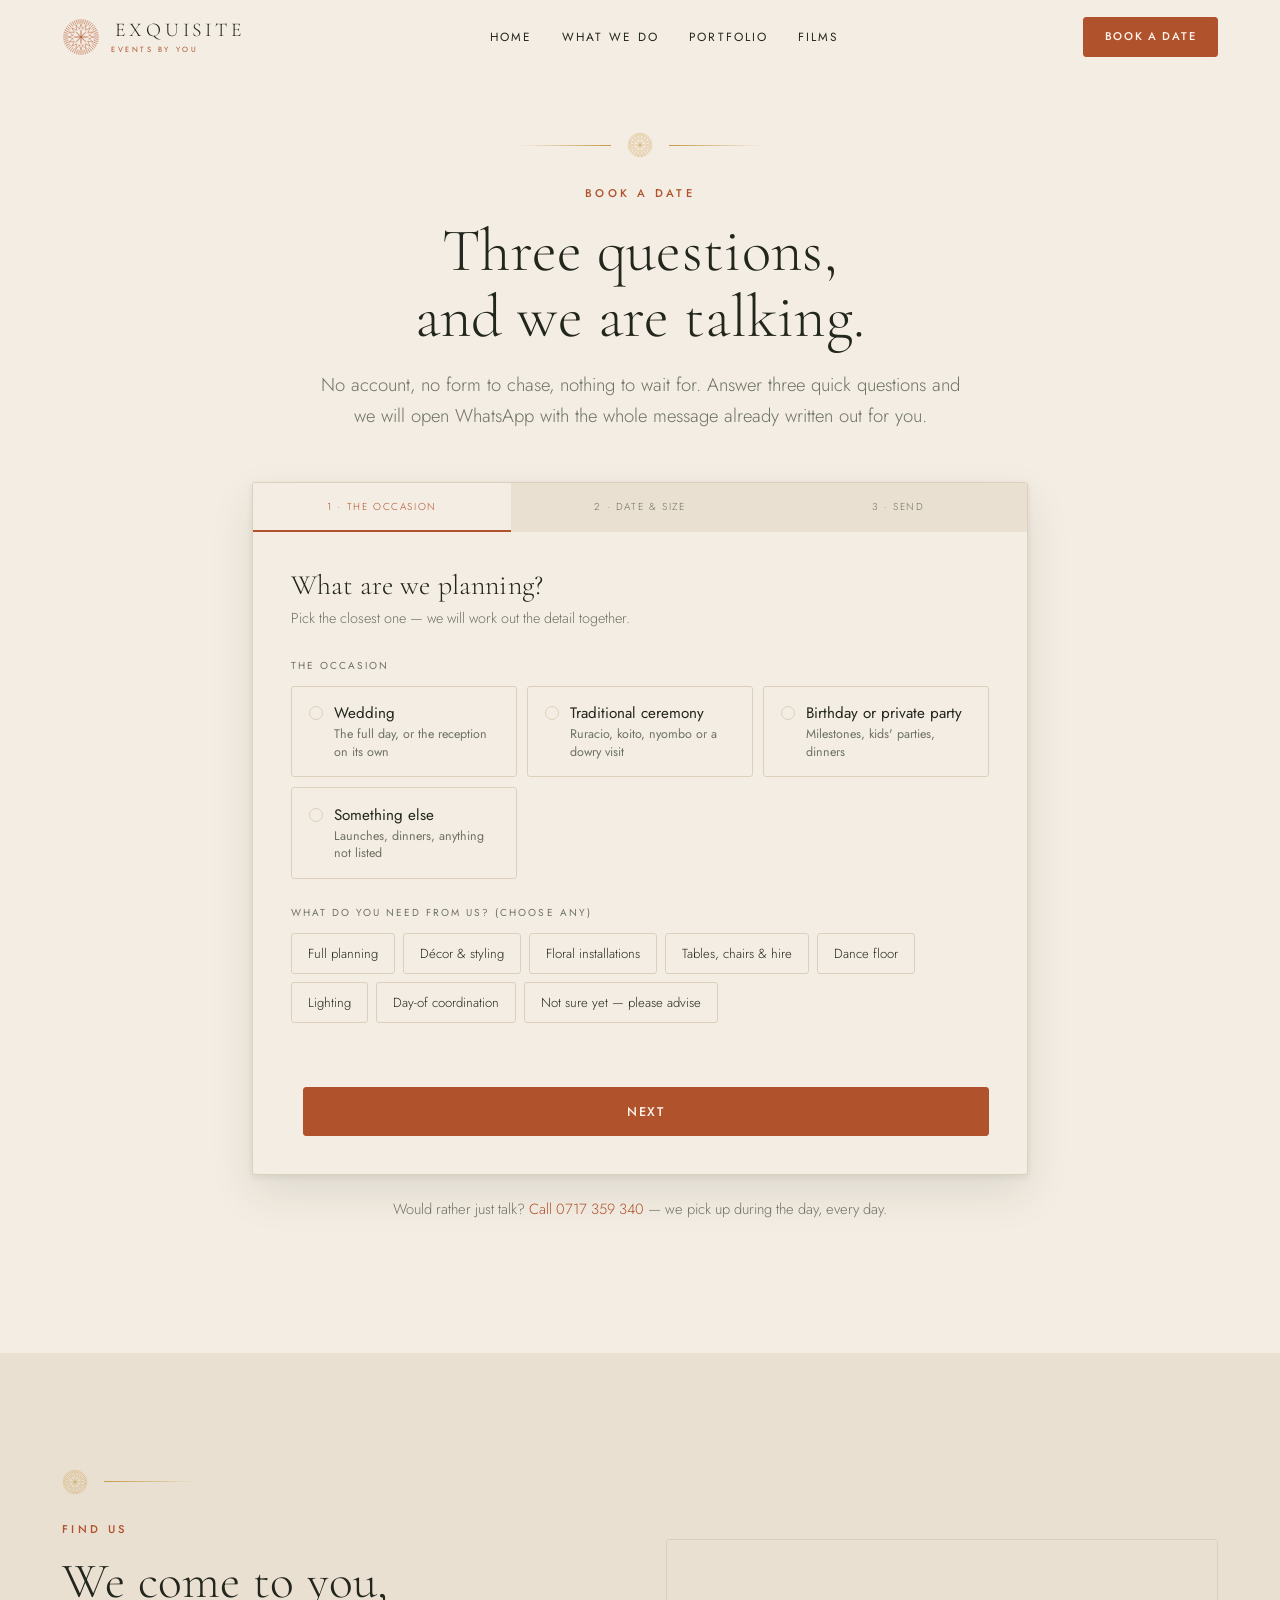
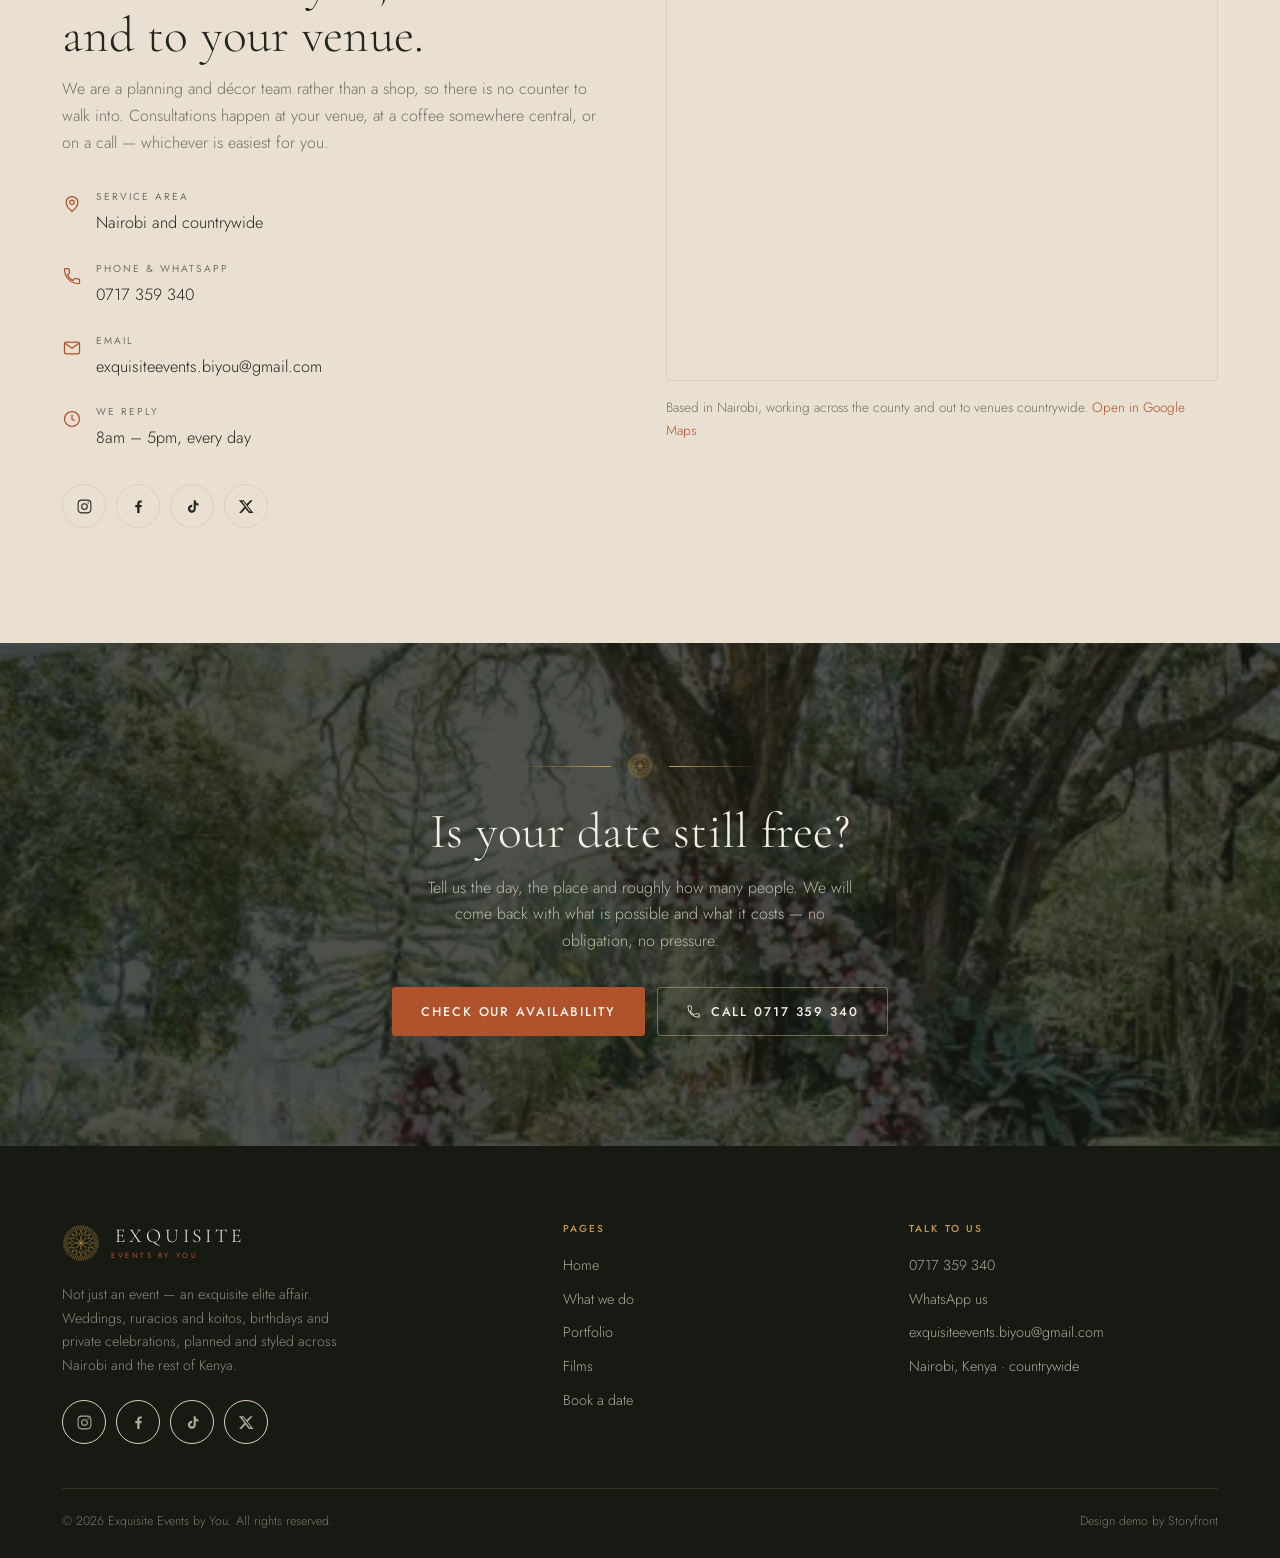
<file: contact.html>
<!doctype html>
<html lang="en">
<head>
<!-- Exquisite Events by You - Storyfront demo build, Aug 2026.
     Palette + Kiondo Rose mark are original work derived from the client's own
     photographs; there was no existing logo. Contact details verified against
     their Facebook, Instagram, TikTok and X profiles. -->
<meta charset="utf-8">
<meta name="viewport" content="width=device-width, initial-scale=1">
<title>Book a date | Exquisite Events by You</title>
<meta name="description" content="Check whether your date is free. Three quick questions and we open WhatsApp with your enquiry already written out. Nairobi wedding and event planners.">
<meta name="theme-color" content="#B0522C">
<link rel="canonical" href="https://ignatius-kimeu.github.io/storyfront-exquisite-events/contact.html">
<link rel="icon" href="favicon.ico" sizes="any">
<link rel="icon" href="favicon.svg" type="image/svg+xml">
<link rel="apple-touch-icon" href="apple-touch-icon.png">
<meta property="og:type" content="website">
<meta property="og:site_name" content="Exquisite Events by You">
<meta property="og:title" content="Book a date | Exquisite Events by You">
<meta property="og:description" content="Check whether your date is free. Three quick questions and we open WhatsApp with your enquiry already written out. Nairobi wedding and event planners.">
<meta property="og:url" content="https://ignatius-kimeu.github.io/storyfront-exquisite-events/contact.html">
<meta property="og:image" content="https://ignatius-kimeu.github.io/storyfront-exquisite-events/og-image.jpg">
<meta property="og:image:width" content="1200">
<meta property="og:image:height" content="630">
<meta name="twitter:card" content="summary_large_image">
<meta name="twitter:title" content="Book a date | Exquisite Events by You">
<meta name="twitter:description" content="Check whether your date is free. Three quick questions and we open WhatsApp with your enquiry already written out. Nairobi wedding and event planners.">
<meta name="twitter:image" content="https://ignatius-kimeu.github.io/storyfront-exquisite-events/og-image.jpg">
<link rel="preconnect" href="https://fonts.googleapis.com">
<link rel="preconnect" href="https://fonts.gstatic.com" crossorigin>
<link rel="stylesheet" href="https://fonts.googleapis.com/css2?family=Cormorant+Garamond:ital,wght@0,300;0,400;1,300;1,400&family=Jost:wght@300;400;500&display=swap">
<link rel="stylesheet" href="assets/site.css">
</head>
<body>
<svg class="defs" aria-hidden="true" focusable="false"><symbol id="kiondo" viewBox="0 0 120 120"><circle cx="60" cy="60" r="55.4" fill="none" stroke="currentColor" stroke-width="1" opacity=".55"/><line x1="60" y1="15.5" x2="60" y2="6.5" stroke="currentColor" stroke-width="1.7" stroke-linecap="round"/><line x1="65.81" y1="15.88" x2="66.98" y2="6.96" stroke="currentColor" stroke-width="1.7" stroke-linecap="round"/><line x1="71.52" y1="17.02" x2="73.85" y2="8.32" stroke="currentColor" stroke-width="1.7" stroke-linecap="round"/><line x1="77.03" y1="18.89" x2="80.47" y2="10.57" stroke="currentColor" stroke-width="1.7" stroke-linecap="round"/><line x1="82.25" y1="21.46" x2="86.75" y2="13.67" stroke="currentColor" stroke-width="1.7" stroke-linecap="round"/><line x1="87.09" y1="24.7" x2="92.57" y2="17.56" stroke="currentColor" stroke-width="1.7" stroke-linecap="round"/><line x1="91.47" y1="28.53" x2="97.83" y2="22.17" stroke="currentColor" stroke-width="1.7" stroke-linecap="round"/><line x1="95.3" y1="32.91" x2="102.44" y2="27.43" stroke="currentColor" stroke-width="1.7" stroke-linecap="round"/><line x1="98.54" y1="37.75" x2="106.33" y2="33.25" stroke="currentColor" stroke-width="1.7" stroke-linecap="round"/><line x1="101.11" y1="42.97" x2="109.43" y2="39.53" stroke="currentColor" stroke-width="1.7" stroke-linecap="round"/><line x1="102.98" y1="48.48" x2="111.68" y2="46.15" stroke="currentColor" stroke-width="1.7" stroke-linecap="round"/><line x1="104.12" y1="54.19" x2="113.04" y2="53.02" stroke="currentColor" stroke-width="1.7" stroke-linecap="round"/><line x1="104.5" y1="60" x2="113.5" y2="60" stroke="currentColor" stroke-width="1.7" stroke-linecap="round"/><line x1="104.12" y1="65.81" x2="113.04" y2="66.98" stroke="currentColor" stroke-width="1.7" stroke-linecap="round"/><line x1="102.98" y1="71.52" x2="111.68" y2="73.85" stroke="currentColor" stroke-width="1.7" stroke-linecap="round"/><line x1="101.11" y1="77.03" x2="109.43" y2="80.47" stroke="currentColor" stroke-width="1.7" stroke-linecap="round"/><line x1="98.54" y1="82.25" x2="106.33" y2="86.75" stroke="currentColor" stroke-width="1.7" stroke-linecap="round"/><line x1="95.3" y1="87.09" x2="102.44" y2="92.57" stroke="currentColor" stroke-width="1.7" stroke-linecap="round"/><line x1="91.47" y1="91.47" x2="97.83" y2="97.83" stroke="currentColor" stroke-width="1.7" stroke-linecap="round"/><line x1="87.09" y1="95.3" x2="92.57" y2="102.44" stroke="currentColor" stroke-width="1.7" stroke-linecap="round"/><line x1="82.25" y1="98.54" x2="86.75" y2="106.33" stroke="currentColor" stroke-width="1.7" stroke-linecap="round"/><line x1="77.03" y1="101.11" x2="80.47" y2="109.43" stroke="currentColor" stroke-width="1.7" stroke-linecap="round"/><line x1="71.52" y1="102.98" x2="73.85" y2="111.68" stroke="currentColor" stroke-width="1.7" stroke-linecap="round"/><line x1="65.81" y1="104.12" x2="66.98" y2="113.04" stroke="currentColor" stroke-width="1.7" stroke-linecap="round"/><line x1="60" y1="104.5" x2="60" y2="113.5" stroke="currentColor" stroke-width="1.7" stroke-linecap="round"/><line x1="54.19" y1="104.12" x2="53.02" y2="113.04" stroke="currentColor" stroke-width="1.7" stroke-linecap="round"/><line x1="48.48" y1="102.98" x2="46.15" y2="111.68" stroke="currentColor" stroke-width="1.7" stroke-linecap="round"/><line x1="42.97" y1="101.11" x2="39.53" y2="109.43" stroke="currentColor" stroke-width="1.7" stroke-linecap="round"/><line x1="37.75" y1="98.54" x2="33.25" y2="106.33" stroke="currentColor" stroke-width="1.7" stroke-linecap="round"/><line x1="32.91" y1="95.3" x2="27.43" y2="102.44" stroke="currentColor" stroke-width="1.7" stroke-linecap="round"/><line x1="28.53" y1="91.47" x2="22.17" y2="97.83" stroke="currentColor" stroke-width="1.7" stroke-linecap="round"/><line x1="24.7" y1="87.09" x2="17.56" y2="92.57" stroke="currentColor" stroke-width="1.7" stroke-linecap="round"/><line x1="21.46" y1="82.25" x2="13.67" y2="86.75" stroke="currentColor" stroke-width="1.7" stroke-linecap="round"/><line x1="18.89" y1="77.03" x2="10.57" y2="80.47" stroke="currentColor" stroke-width="1.7" stroke-linecap="round"/><line x1="17.02" y1="71.52" x2="8.32" y2="73.85" stroke="currentColor" stroke-width="1.7" stroke-linecap="round"/><line x1="15.88" y1="65.81" x2="6.96" y2="66.98" stroke="currentColor" stroke-width="1.7" stroke-linecap="round"/><line x1="15.5" y1="60" x2="6.5" y2="60" stroke="currentColor" stroke-width="1.7" stroke-linecap="round"/><line x1="15.88" y1="54.19" x2="6.96" y2="53.02" stroke="currentColor" stroke-width="1.7" stroke-linecap="round"/><line x1="17.02" y1="48.48" x2="8.32" y2="46.15" stroke="currentColor" stroke-width="1.7" stroke-linecap="round"/><line x1="18.89" y1="42.97" x2="10.57" y2="39.53" stroke="currentColor" stroke-width="1.7" stroke-linecap="round"/><line x1="21.46" y1="37.75" x2="13.67" y2="33.25" stroke="currentColor" stroke-width="1.7" stroke-linecap="round"/><line x1="24.7" y1="32.91" x2="17.56" y2="27.43" stroke="currentColor" stroke-width="1.7" stroke-linecap="round"/><line x1="28.53" y1="28.53" x2="22.17" y2="22.17" stroke="currentColor" stroke-width="1.7" stroke-linecap="round"/><line x1="32.91" y1="24.7" x2="27.43" y2="17.56" stroke="currentColor" stroke-width="1.7" stroke-linecap="round"/><line x1="37.75" y1="21.46" x2="33.25" y2="13.67" stroke="currentColor" stroke-width="1.7" stroke-linecap="round"/><line x1="42.97" y1="18.89" x2="39.53" y2="10.57" stroke="currentColor" stroke-width="1.7" stroke-linecap="round"/><line x1="48.48" y1="17.02" x2="46.15" y2="8.32" stroke="currentColor" stroke-width="1.7" stroke-linecap="round"/><line x1="54.19" y1="15.88" x2="53.02" y2="6.96" stroke="currentColor" stroke-width="1.7" stroke-linecap="round"/><circle cx="60" cy="60" r="42.5" fill="none" stroke="currentColor" stroke-width="1" opacity=".55"/><path d="M55.51 32.87 L60 19.5 L64.49 32.87" fill="none" stroke="currentColor" stroke-width="1.5" stroke-linejoin="round" stroke-linecap="round"/><path d="M66.23 33.22 L75.5 22.58 L74.53 36.65" fill="none" stroke="currentColor" stroke-width="1.5" stroke-linejoin="round" stroke-linecap="round"/><path d="M76.01 37.64 L88.64 31.36 L82.36 43.99" fill="none" stroke="currentColor" stroke-width="1.5" stroke-linejoin="round" stroke-linecap="round"/><path d="M83.35 45.47 L97.42 44.5 L86.78 53.77" fill="none" stroke="currentColor" stroke-width="1.5" stroke-linejoin="round" stroke-linecap="round"/><path d="M87.13 55.51 L100.5 60 L87.13 64.49" fill="none" stroke="currentColor" stroke-width="1.5" stroke-linejoin="round" stroke-linecap="round"/><path d="M86.78 66.23 L97.42 75.5 L83.35 74.53" fill="none" stroke="currentColor" stroke-width="1.5" stroke-linejoin="round" stroke-linecap="round"/><path d="M82.36 76.01 L88.64 88.64 L76.01 82.36" fill="none" stroke="currentColor" stroke-width="1.5" stroke-linejoin="round" stroke-linecap="round"/><path d="M74.53 83.35 L75.5 97.42 L66.23 86.78" fill="none" stroke="currentColor" stroke-width="1.5" stroke-linejoin="round" stroke-linecap="round"/><path d="M64.49 87.13 L60 100.5 L55.51 87.13" fill="none" stroke="currentColor" stroke-width="1.5" stroke-linejoin="round" stroke-linecap="round"/><path d="M53.77 86.78 L44.5 97.42 L45.47 83.35" fill="none" stroke="currentColor" stroke-width="1.5" stroke-linejoin="round" stroke-linecap="round"/><path d="M43.99 82.36 L31.36 88.64 L37.64 76.01" fill="none" stroke="currentColor" stroke-width="1.5" stroke-linejoin="round" stroke-linecap="round"/><path d="M36.65 74.53 L22.58 75.5 L33.22 66.23" fill="none" stroke="currentColor" stroke-width="1.5" stroke-linejoin="round" stroke-linecap="round"/><path d="M32.87 64.49 L19.5 60 L32.87 55.51" fill="none" stroke="currentColor" stroke-width="1.5" stroke-linejoin="round" stroke-linecap="round"/><path d="M33.22 53.77 L22.58 44.5 L36.65 45.47" fill="none" stroke="currentColor" stroke-width="1.5" stroke-linejoin="round" stroke-linecap="round"/><path d="M37.64 43.99 L31.36 31.36 L43.99 37.64" fill="none" stroke="currentColor" stroke-width="1.5" stroke-linejoin="round" stroke-linecap="round"/><path d="M45.47 36.65 L44.5 22.58 L53.77 33.22" fill="none" stroke="currentColor" stroke-width="1.5" stroke-linejoin="round" stroke-linecap="round"/><circle cx="60" cy="60" r="25" fill="none" stroke="currentColor" stroke-width="1" opacity=".55"/><path d="M60 56.8 Q57.66 46.71 60 38.8 Q62.34 46.71 60 56.8 Z" fill="none" stroke="currentColor" stroke-width="1.4" stroke-linejoin="round"/><path d="M62.26 57.74 Q67.74 48.94 74.99 45.01 Q71.06 52.26 62.26 57.74 Z" fill="none" stroke="currentColor" stroke-width="1.4" stroke-linejoin="round"/><path d="M63.2 60 Q73.29 57.66 81.2 60 Q73.29 62.34 63.2 60 Z" fill="none" stroke="currentColor" stroke-width="1.4" stroke-linejoin="round"/><path d="M62.26 62.26 Q71.06 67.74 74.99 74.99 Q67.74 71.06 62.26 62.26 Z" fill="none" stroke="currentColor" stroke-width="1.4" stroke-linejoin="round"/><path d="M60 63.2 Q62.34 73.29 60 81.2 Q57.66 73.29 60 63.2 Z" fill="none" stroke="currentColor" stroke-width="1.4" stroke-linejoin="round"/><path d="M57.74 62.26 Q52.26 71.06 45.01 74.99 Q48.94 67.74 57.74 62.26 Z" fill="none" stroke="currentColor" stroke-width="1.4" stroke-linejoin="round"/><path d="M56.8 60 Q46.71 62.34 38.8 60 Q46.71 57.66 56.8 60 Z" fill="none" stroke="currentColor" stroke-width="1.4" stroke-linejoin="round"/><path d="M57.74 57.74 Q48.94 52.26 45.01 45.01 Q52.26 48.94 57.74 57.74 Z" fill="none" stroke="currentColor" stroke-width="1.4" stroke-linejoin="round"/><circle cx="60" cy="60" r="3.4" fill="currentColor"/></symbol></svg>
<div class="splash" id="splash"><div class="splash__in"><svg class="" width="74" height="74" aria-hidden="true" ><use href="#kiondo"/></svg><span class="splash__wm">EXQUISITE</span><span class="splash__sub">Events by You</span></div></div>
<header class="hdr" data-top="true" data-hidden="false">
  <div class="wrap hdr__in">
    <a class="brand" href="index.html"><svg class="" width="38" height="38" aria-hidden="true" ><use href="#kiondo"/></svg><span class="brand__t"><span class="brand__1">EXQUISITE</span><span class="brand__2">Events by You</span></span></a>
    <nav class="nav" aria-label="Main"><a href="index.html">Home</a><a href="services.html">What we do</a><a href="gallery.html">Portfolio</a><a href="films.html">Films</a></nav>
    <a class="btn btn--terra btn--desk" href="contact.html">Book a date</a>
    <button class="burger" type="button" aria-expanded="false" aria-controls="mnav" aria-label="Menu"><span></span></button>
  </div>
</header>
<nav class="mnav" id="mnav" aria-label="Mobile">
  <a href="index.html">Home</a><a href="services.html">What we do</a><a href="gallery.html">Portfolio</a><a href="films.html">Films</a><a href="contact.html" aria-current="page">Book a date</a>
  <a class="btn btn--terra" data-wa="Hello Exquisite Events by You 👋 I found you through your website. I would like to talk about planning an event."><svg viewBox="0 0 24 24" fill="currentColor" aria-hidden="true"><path d="M12.04 2C6.58 2 2.13 6.45 2.13 11.91c0 1.75.46 3.45 1.32 4.95L2 22l5.25-1.38a9.9 9.9 0 0 0 4.79 1.22h.01c5.46 0 9.91-4.45 9.91-9.91C21.96 6.45 17.5 2 12.04 2Zm5.8 14.16c-.24.68-1.42 1.32-1.95 1.36-.5.04-.97.22-3.28-.68-2.77-1.09-4.51-3.93-4.65-4.11-.13-.18-1.1-1.46-1.1-2.79 0-1.33.7-1.98.95-2.25.24-.27.53-.34.71-.34.18 0 .35 0 .51.01.16.01.38-.06.6.46.23.55.77 1.89.84 2.03.07.14.11.3.02.48-.09.18-.14.29-.27.45-.13.16-.28.35-.4.47-.13.13-.27.28-.12.55.15.27.66 1.09 1.42 1.76.97.87 1.79 1.14 2.06 1.27.27.14.42.11.58-.07.16-.18.67-.78.85-1.05.18-.27.36-.22.6-.13.24.09 1.55.73 1.81.86.27.13.45.2.51.31.07.11.07.63-.17 1.31Z"/></svg> Message us on WhatsApp</a>
  <p class="mnav__meta">Or call <a href="tel:+254717359340">0717 359 340</a></p>
</nav>

<section class="sec" style="padding-top:132px;padding-bottom:0">
  <div class="wrap wrap--narrow center">
    <div class="rv">
      <div class="rule"><svg class="" width="26" height="26" aria-hidden="true" ><use href="#kiondo"/></svg></div>
      <span class="kick">Book a date</span>
      <h1 style="font-size:clamp(2.2rem,6vw,3.8rem)">Three questions, and we are talking.</h1>
      <p class="lede" style="margin:1.2rem auto 0">No account, no form to chase, nothing to wait for. Answer three quick questions and we will open WhatsApp with the whole message already written out for you.</p>
    </div>
  </div>
</section>

<section class="sec" id="booking" style="padding-top:clamp(34px,4vw,52px)">
  <div class="wrap wrap--narrow">
    <div class="book rv" id="book">
      <div class="book__bar" aria-hidden="true">
        <div data-on="true">1 &middot; The occasion</div>
        <div>2 &middot; Date &amp; size</div>
        <div>3 &middot; Send</div>
      </div>
      <div class="book__body">

        <div class="step on">
          <h3>What are we planning?</h3>
          <p class="hint">Pick the closest one &mdash; we will work out the detail together.</p>
          <div class="field">
            <span class="flabel">The occasion</span>
            <div class="opts"><button type="button" class="opt" data-group="occasion" aria-pressed="false" data-value="Wedding (white wedding / reception)"><span class="dot"></span><span><b>Wedding</b><small>The full day, or the reception on its own</small></span></button><button type="button" class="opt" data-group="occasion" aria-pressed="false" data-value="Ruracio / Koito / Nyombo"><span class="dot"></span><span><b>Traditional ceremony</b><small>Ruracio, koito, nyombo or a dowry visit</small></span></button><button type="button" class="opt" data-group="occasion" aria-pressed="false" data-value="Birthday or private celebration"><span class="dot"></span><span><b>Birthday or private party</b><small>Milestones, kids' parties, dinners</small></span></button><button type="button" class="opt" data-group="occasion" aria-pressed="false" data-value="Corporate or other event"><span class="dot"></span><span><b>Something else</b><small>Launches, dinners, anything not listed</small></span></button></div>
          </div>
          <div class="field">
            <span class="flabel">What do you need from us? (choose any)</span>
            <div class="chips"><button type="button" class="chip" data-multi aria-pressed="false" data-value="Full planning">Full planning</button><button type="button" class="chip" data-multi aria-pressed="false" data-value="Décor &amp; styling">Décor &amp; styling</button><button type="button" class="chip" data-multi aria-pressed="false" data-value="Floral installations">Floral installations</button><button type="button" class="chip" data-multi aria-pressed="false" data-value="Tables, chairs &amp; hire">Tables, chairs &amp; hire</button><button type="button" class="chip" data-multi aria-pressed="false" data-value="Dance floor">Dance floor</button><button type="button" class="chip" data-multi aria-pressed="false" data-value="Lighting">Lighting</button><button type="button" class="chip" data-multi aria-pressed="false" data-value="Day-of coordination">Day-of coordination</button><button type="button" class="chip" data-multi aria-pressed="false" data-value="Not sure yet — please advise">Not sure yet — please advise</button></div>
          </div>
          <p class="err" role="alert"></p>
          <div class="book__nav"><span></span><button type="button" class="btn btn--terra" data-next>Next</button></div>
        </div>

        <div class="step">
          <h3>When, and how big?</h3>
          <p class="hint">A rough date is fine. If you are still deciding, pick the closest and say so at the end.</p>
          <div class="two">
            <div class="field">
              <label for="ee-date">Event date</label>
              <input type="date" id="ee-date">
            </div>
            <div class="field">
              <label for="ee-venue">Venue or area (optional)</label>
              <input type="text" id="ee-venue" placeholder="e.g. Karen, or a garden venue in Limuru">
            </div>
          </div>
          <div class="field">
            <span class="flabel">Roughly how many guests?</span>
            <div class="chips"><button type="button" class="chip" data-group="guests" aria-pressed="false" data-value="Under 100 guests">Under 100</button><button type="button" class="chip" data-group="guests" aria-pressed="false" data-value="100 – 200 guests">100 – 200</button><button type="button" class="chip" data-group="guests" aria-pressed="false" data-value="200 – 400 guests">200 – 400</button><button type="button" class="chip" data-group="guests" aria-pressed="false" data-value="400+ guests">400+</button><button type="button" class="chip" data-group="guests" aria-pressed="false" data-value="Not sure yet guests">Not sure yet</button></div>
          </div>
          <p class="err" role="alert"></p>
          <div class="book__nav">
            <button type="button" class="btn btn--ghost" data-back>Back</button>
            <button type="button" class="btn btn--terra" data-next>Next</button>
          </div>
        </div>

        <div class="step">
          <h3>Almost there.</h3>
          <p class="hint">Check it over, add your name, and we will open WhatsApp with the message ready to send.</p>
          <div class="summary">
            <dl>
              <dt>Occasion</dt><dd id="s-occasion">&mdash;</dd>
              <dt>You need</dt><dd id="s-services">&mdash;</dd>
              <dt>Date</dt><dd id="s-when">&mdash;</dd>
              <dt>Size</dt><dd id="s-scale">&mdash;</dd>
            </dl>
          </div>
          <div class="two">
            <div class="field"><label for="ee-name">Your name</label>
              <input type="text" id="ee-name" autocomplete="name" placeholder="e.g. Wanjiru"></div>
            <div class="field"><label for="ee-phone">Callback number (optional)</label>
              <input type="tel" id="ee-phone" autocomplete="tel" placeholder="07xx xxx xxx"></div>
          </div>
          <div class="field">
            <span class="flabel">Budget range (optional)</span>
            <div class="chips"><button type="button" class="chip" data-group="budget" aria-pressed="false" data-value="Still working it out">Still working it out</button><button type="button" class="chip" data-group="budget" aria-pressed="false" data-value="Modest — keep it tight">Modest — keep it tight</button><button type="button" class="chip" data-group="budget" aria-pressed="false" data-value="Mid range">Mid range</button><button type="button" class="chip" data-group="budget" aria-pressed="false" data-value="No real ceiling">No real ceiling</button></div>
          </div>
          <div class="field">
            <label for="ee-notes">Anything else we should know? (optional)</label>
            <textarea id="ee-notes" placeholder="Colours you love, a theme, the venue's rules, how many are on the committee&hellip;"></textarea>
          </div>
          <p class="err" role="alert"></p>
          <div class="book__nav">
            <button type="button" class="btn btn--ghost" data-back>Back</button>
            <button type="button" class="btn btn--terra" id="ee-send"><svg viewBox="0 0 24 24" fill="currentColor" aria-hidden="true"><path d="M12.04 2C6.58 2 2.13 6.45 2.13 11.91c0 1.75.46 3.45 1.32 4.95L2 22l5.25-1.38a9.9 9.9 0 0 0 4.79 1.22h.01c5.46 0 9.91-4.45 9.91-9.91C21.96 6.45 17.5 2 12.04 2Zm5.8 14.16c-.24.68-1.42 1.32-1.95 1.36-.5.04-.97.22-3.28-.68-2.77-1.09-4.51-3.93-4.65-4.11-.13-.18-1.1-1.46-1.1-2.79 0-1.33.7-1.98.95-2.25.24-.27.53-.34.71-.34.18 0 .35 0 .51.01.16.01.38-.06.6.46.23.55.77 1.89.84 2.03.07.14.11.3.02.48-.09.18-.14.29-.27.45-.13.16-.28.35-.4.47-.13.13-.27.28-.12.55.15.27.66 1.09 1.42 1.76.97.87 1.79 1.14 2.06 1.27.27.14.42.11.58-.07.16-.18.67-.78.85-1.05.18-.27.36-.22.6-.13.24.09 1.55.73 1.81.86.27.13.45.2.51.31.07.11.07.63-.17 1.31Z"/></svg> Send on WhatsApp</button>
          </div>
        </div>

      </div>
    </div>
    <p class="center rv" style="color:var(--muted);font-size:.92rem;margin-top:1.4rem">
      Would rather just talk? <a href="tel:+254717359340">Call 0717 359 340</a> &mdash; we pick up during the day, every day.
    </p>
  </div>
</section>

<section class="sec sec--bone2">
  <div class="wrap">
    <div class="split">
      <div class="rv">
        <div class="rule rule--start"><svg class="" width="26" height="26" aria-hidden="true" ><use href="#kiondo"/></svg></div>
        <span class="kick">Find us</span>
        <h2>We come to you, and to your venue.</h2>
        <p style="color:var(--muted)">We are a planning and d&eacute;cor team rather than a shop, so there is no counter to walk into. Consultations happen at your venue, at a coffee somewhere central, or on a call &mdash; whichever is easiest for you.</p>
        <div class="info" style="margin-top:2rem">
          <div class="info__row"><svg viewBox="0 0 24 24" fill="none" stroke="currentColor" stroke-width="1.5" aria-hidden="true"><path d="M12 21s7-5.6 7-11a7 7 0 1 0-14 0c0 5.4 7 11 7 11Z"/><circle cx="12" cy="10" r="2.6"/></svg><div><b>Service area</b><span>Nairobi and countrywide</span></div></div>
          <div class="info__row"><svg viewBox="0 0 24 24" fill="none" stroke="currentColor" stroke-width="1.5" aria-hidden="true"><path d="M6.6 10.8a15.1 15.1 0 0 0 6.6 6.6l2.2-2.2c.3-.3.7-.4 1-.2 1.2.4 2.4.6 3.6.6.6 0 1 .4 1 1V20c0 .6-.4 1-1 1A17 17 0 0 1 3 4c0-.6.4-1 1-1h3.5c.6 0 1 .4 1 1 0 1.3.2 2.5.6 3.6.1.4 0 .8-.2 1l-2.3 2.2Z"/></svg><div><b>Phone &amp; WhatsApp</b><a href="tel:+254717359340">0717 359 340</a></div></div>
          <div class="info__row"><svg viewBox="0 0 24 24" fill="none" stroke="currentColor" stroke-width="1.5" aria-hidden="true"><rect x="3" y="5" width="18" height="14" rx="2"/><path d="m3.6 6.4 8.4 6 8.4-6"/></svg><div><b>Email</b><a href="mailto:exquisiteevents.biyou@gmail.com">exquisiteevents.biyou@gmail.com</a></div></div>
          <div class="info__row"><svg viewBox="0 0 24 24" fill="none" stroke="currentColor" stroke-width="1.5" aria-hidden="true"><circle cx="12" cy="12" r="9"/><path d="M12 7v5.2l3.2 2"/></svg><div><b>We reply</b><span>8am &ndash; 5pm, every day</span></div></div>
        </div>
        <!-- Those hours come from a Kenyan business directory listing rather than
             from the client themselves, so worth confirming before it goes live. -->
        <div class="socials" style="margin-top:2rem">
          <a href="https://www.instagram.com/exquisiteevents.byyou/" target="_blank" rel="noopener" aria-label="Instagram"><svg viewBox="0 0 24 24" fill="none" stroke="currentColor" stroke-width="1.5" aria-hidden="true"><rect x="3" y="3" width="18" height="18" rx="5"/><circle cx="12" cy="12" r="4"/><circle cx="17.2" cy="6.8" r="1" fill="currentColor" stroke="none"/></svg></a>
          <a href="https://www.facebook.com/ExquisiteEventsbyYou" target="_blank" rel="noopener" aria-label="Facebook"><svg viewBox="0 0 24 24" fill="currentColor" aria-hidden="true"><path d="M13.5 21v-8h2.7l.4-3.1h-3.1V7.9c0-.9.25-1.5 1.55-1.5H16.7V3.6c-.3-.04-1.3-.13-2.45-.13-2.42 0-4.08 1.48-4.08 4.2v2.22H7.45V13h2.72v8h3.33Z"/></svg></a>
          <a href="https://www.tiktok.com/@exquisiteeventsbyyou" target="_blank" rel="noopener" aria-label="TikTok"><svg viewBox="0 0 24 24" fill="currentColor" aria-hidden="true"><path d="M16.6 3h-2.9v12.1a2.5 2.5 0 1 1-2.1-2.47V9.7a5.6 5.6 0 1 0 5.05 5.57V9.4a6.7 6.7 0 0 0 3.85 1.22V7.72A3.87 3.87 0 0 1 16.6 3Z"/></svg></a>
          <a href="https://x.com/Eventsbiyou" target="_blank" rel="noopener" aria-label="X"><svg viewBox="0 0 24 24" fill="currentColor" aria-hidden="true"><path d="M17.5 3h3.2l-7 8 8.2 10h-6.4l-5-6.1-5.7 6.1H1.6l7.5-8.6L1.2 3h6.6l4.5 5.6L17.5 3Zm-1.1 16.1h1.8L7.7 4.8H5.8l10.6 14.3Z"/></svg></a>
        </div>
      </div>
      <div class="rv" data-delay="90">
        <div class="mapwrap">
          <iframe src="https://www.google.com/maps?q=Nairobi,Kenya&amp;z=11&amp;output=embed"
            title="Nairobi, Kenya - our service area" loading="lazy"
            referrerpolicy="no-referrer-when-downgrade" allowfullscreen></iframe>
        </div>
        <p style="font-size:.85rem;color:var(--muted);margin-top:.9rem">
          Based in Nairobi, working across the county and out to venues countrywide.
          <a href="https://www.google.com/maps/search/Nairobi,+Kenya" target="_blank" rel="noopener">Open in Google Maps</a>
        </p>
      </div>
    </div>
  </div>
</section>

<section class="cta">
  <div class="cta__bg"><img src="images/g/009.webp" alt="" srcset="images/s/009.webp 460w, images/m/009.webp 620w, images/g/009.webp 820w" sizes="(max-width:760px) 46vw, 30vw" width="820" height="820" fetchpriority="high"></div>
  <div class="wrap cta__in rv">
    <div class="rule rule--onDark"><svg class="" width="26" height="26" aria-hidden="true" ><use href="#kiondo"/></svg></div>
    <h2>Is your date still free?</h2>
    <p>Tell us the day, the place and roughly how many people. We will come back with what is possible and what it costs &mdash; no obligation, no pressure.</p>
    <div class="cta__btns">
      <a class="btn btn--terra" href="contact.html">Check our availability</a>
      <a class="btn btn--onDark" href="tel:+254717359340"><svg viewBox="0 0 24 24" fill="none" stroke="currentColor" stroke-width="1.5" aria-hidden="true"><path d="M6.6 10.8a15.1 15.1 0 0 0 6.6 6.6l2.2-2.2c.3-.3.7-.4 1-.2 1.2.4 2.4.6 3.6.6.6 0 1 .4 1 1V20c0 .6-.4 1-1 1A17 17 0 0 1 3 4c0-.6.4-1 1-1h3.5c.6 0 1 .4 1 1 0 1.3.2 2.5.6 3.6.1.4 0 .8-.2 1l-2.3 2.2Z"/></svg> Call 0717 359 340</a>
    </div>
  </div>
</section>


<footer class="ftr">
  <div class="wrap">
    <div class="ftr__grid">
      <div>
        <a class="brand" href="index.html"><svg class="" width="38" height="38" aria-hidden="true" ><use href="#kiondo"/></svg><span class="brand__t"><span class="brand__1">EXQUISITE</span><span class="brand__2">Events by You</span></span></a>
        <p class="ftr__blurb">Not just an event &mdash; an exquisite elite affair. Weddings, ruracios and koitos, birthdays and private celebrations, planned and styled across Nairobi and the rest of Kenya.</p>
        <div class="socials" style="margin-top:1.4rem">
          <a href="https://www.instagram.com/exquisiteevents.byyou/" target="_blank" rel="noopener" aria-label="Instagram"><svg viewBox="0 0 24 24" fill="none" stroke="currentColor" stroke-width="1.5" aria-hidden="true"><rect x="3" y="3" width="18" height="18" rx="5"/><circle cx="12" cy="12" r="4"/><circle cx="17.2" cy="6.8" r="1" fill="currentColor" stroke="none"/></svg></a>
          <a href="https://www.facebook.com/ExquisiteEventsbyYou" target="_blank" rel="noopener" aria-label="Facebook"><svg viewBox="0 0 24 24" fill="currentColor" aria-hidden="true"><path d="M13.5 21v-8h2.7l.4-3.1h-3.1V7.9c0-.9.25-1.5 1.55-1.5H16.7V3.6c-.3-.04-1.3-.13-2.45-.13-2.42 0-4.08 1.48-4.08 4.2v2.22H7.45V13h2.72v8h3.33Z"/></svg></a>
          <a href="https://www.tiktok.com/@exquisiteeventsbyyou" target="_blank" rel="noopener" aria-label="TikTok"><svg viewBox="0 0 24 24" fill="currentColor" aria-hidden="true"><path d="M16.6 3h-2.9v12.1a2.5 2.5 0 1 1-2.1-2.47V9.7a5.6 5.6 0 1 0 5.05 5.57V9.4a6.7 6.7 0 0 0 3.85 1.22V7.72A3.87 3.87 0 0 1 16.6 3Z"/></svg></a>
          <a href="https://x.com/Eventsbiyou" target="_blank" rel="noopener" aria-label="X"><svg viewBox="0 0 24 24" fill="currentColor" aria-hidden="true"><path d="M17.5 3h3.2l-7 8 8.2 10h-6.4l-5-6.1-5.7 6.1H1.6l7.5-8.6L1.2 3h6.6l4.5 5.6L17.5 3Zm-1.1 16.1h1.8L7.7 4.8H5.8l10.6 14.3Z"/></svg></a>
        </div>
      </div>
      <div>
        <h4>Pages</h4>
        <ul><li><a href="index.html">Home</a></li><li><a href="services.html">What we do</a></li><li><a href="gallery.html">Portfolio</a></li><li><a href="films.html">Films</a></li><li><a href="contact.html">Book a date</a></li></ul>
      </div>
      <div>
        <h4>Talk to us</h4>
        <ul>
          <li><a href="tel:+254717359340">0717 359 340</a></li>
          <li><a data-wa="Hello Exquisite Events by You 👋 I found you through your website. I would like to talk about planning an event.">WhatsApp us</a></li>
          <li><a href="mailto:exquisiteevents.biyou@gmail.com">exquisiteevents.biyou@gmail.com</a></li>
          <li>Nairobi, Kenya &middot; countrywide</li>
        </ul>
      </div>
    </div>
    <div class="ftr__base">
      <span>&copy; <span data-year>2026</span> Exquisite Events by You. All rights reserved.</span>
      <span>Design demo by Storyfront</span>
    </div>
  </div>
</footer>
<a class="fab" data-wa="Hello Exquisite Events by You 👋 I found you through your website. I would like to talk about planning an event." aria-label="Message us on WhatsApp"><svg viewBox="0 0 24 24" fill="currentColor" aria-hidden="true"><path d="M12.04 2C6.58 2 2.13 6.45 2.13 11.91c0 1.75.46 3.45 1.32 4.95L2 22l5.25-1.38a9.9 9.9 0 0 0 4.79 1.22h.01c5.46 0 9.91-4.45 9.91-9.91C21.96 6.45 17.5 2 12.04 2Zm5.8 14.16c-.24.68-1.42 1.32-1.95 1.36-.5.04-.97.22-3.28-.68-2.77-1.09-4.51-3.93-4.65-4.11-.13-.18-1.1-1.46-1.1-2.79 0-1.33.7-1.98.95-2.25.24-.27.53-.34.71-.34.18 0 .35 0 .51.01.16.01.38-.06.6.46.23.55.77 1.89.84 2.03.07.14.11.3.02.48-.09.18-.14.29-.27.45-.13.16-.28.35-.4.47-.13.13-.27.28-.12.55.15.27.66 1.09 1.42 1.76.97.87 1.79 1.14 2.06 1.27.27.14.42.11.58-.07.16-.18.67-.78.85-1.05.18-.27.36-.22.6-.13.24.09 1.55.73 1.81.86.27.13.45.2.51.31.07.11.07.63-.17 1.31Z"/></svg></a>
<script src="assets/site.js"></script>
</body>
</html>
</file>
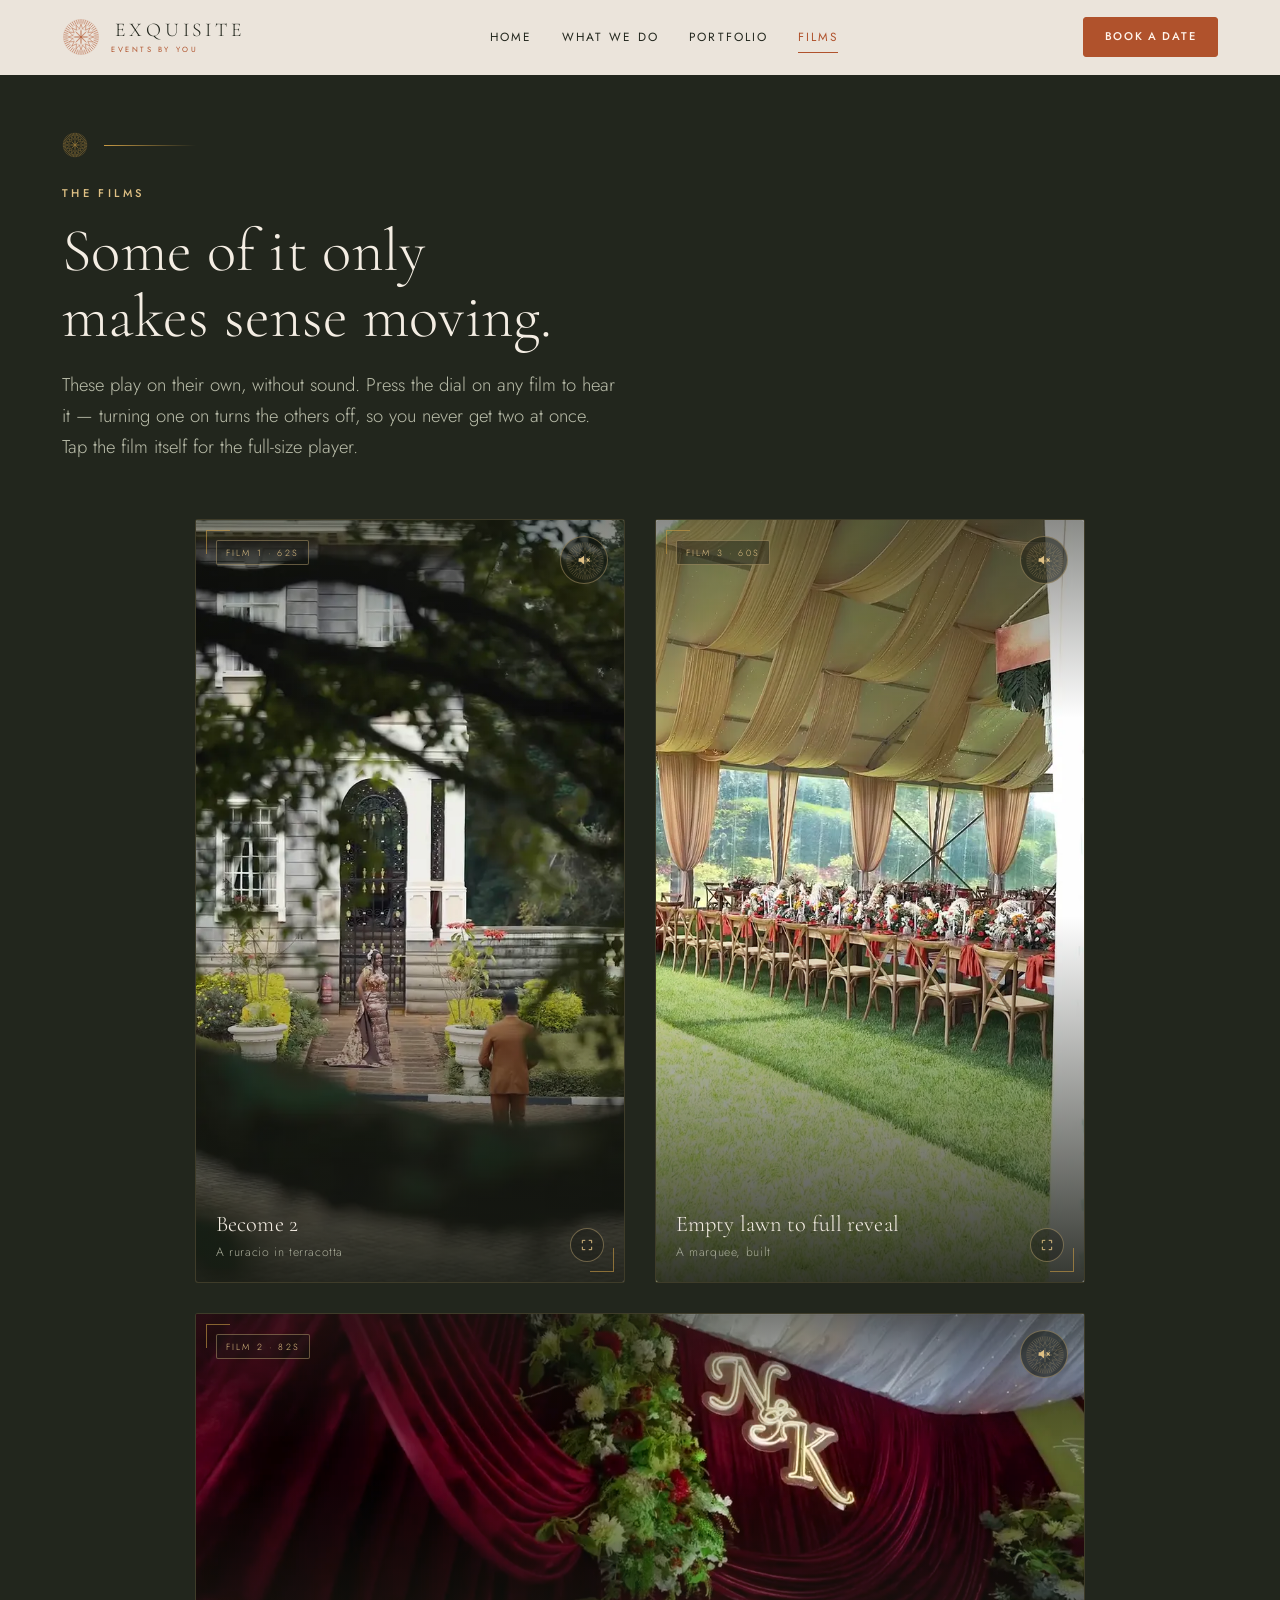
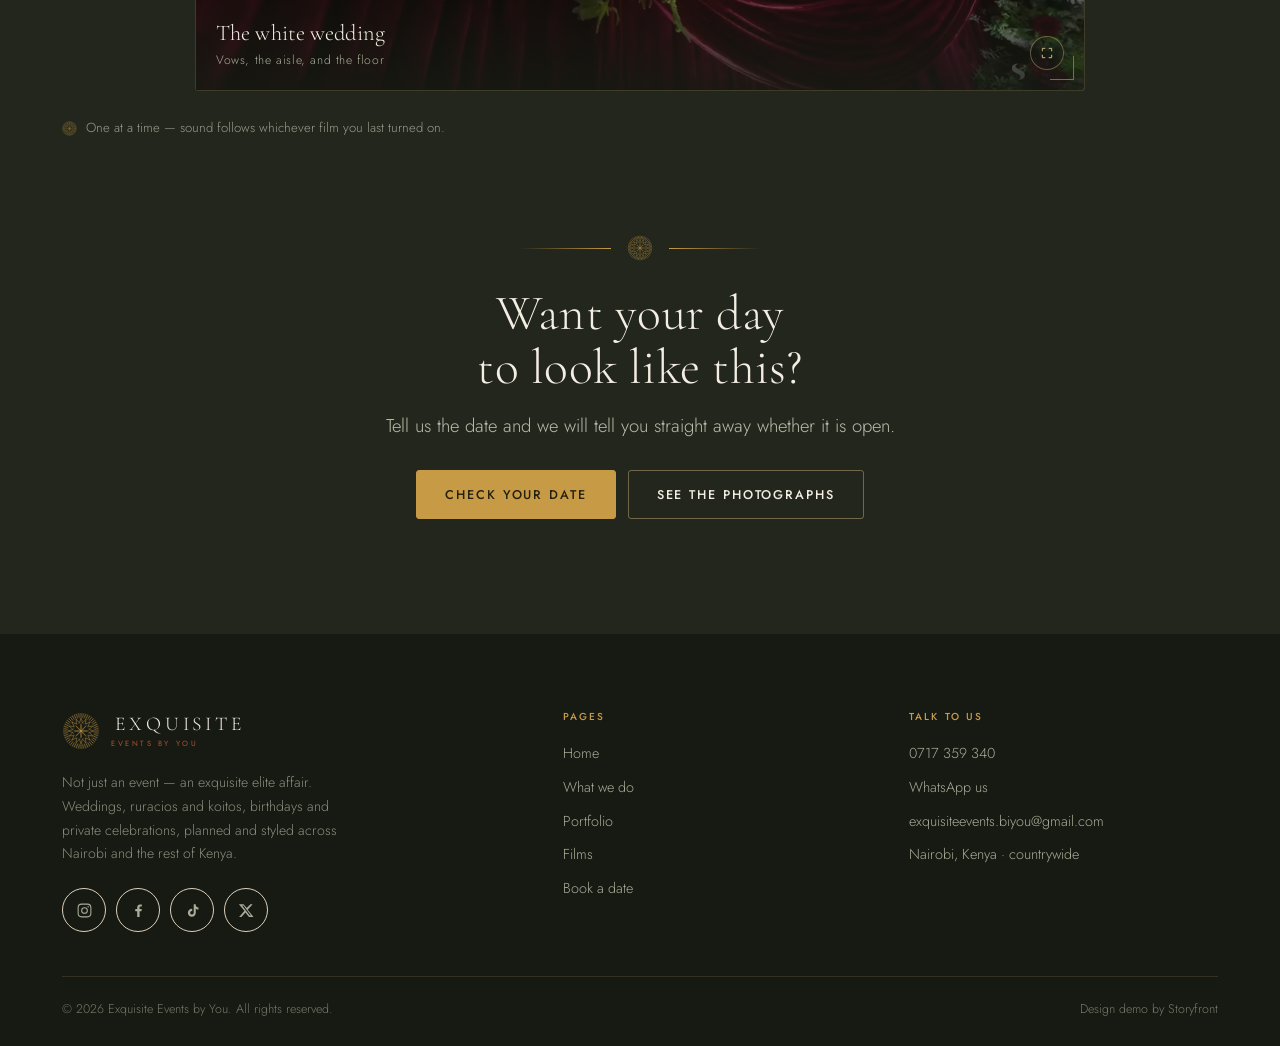
<file: films.html>
<!doctype html>
<html lang="en">
<head>
<!-- Exquisite Events by You - Storyfront demo build, Aug 2026.
     Palette + Kiondo Rose mark are original work derived from the client's own
     photographs; there was no existing logo. Contact details verified against
     their Facebook, Instagram, TikTok and X profiles. -->
<meta charset="utf-8">
<meta name="viewport" content="width=device-width, initial-scale=1">
<title>Films | Exquisite Events by You</title>
<meta name="description" content="Three short films from recent Exquisite Events by You builds — a ruracio in terracotta, a full white wedding, and a marquee from empty lawn to reveal.">
<meta name="theme-color" content="#B0522C">
<link rel="canonical" href="https://ignatius-kimeu.github.io/storyfront-exquisite-events/films.html">
<link rel="icon" href="favicon.ico" sizes="any">
<link rel="icon" href="favicon.svg" type="image/svg+xml">
<link rel="apple-touch-icon" href="apple-touch-icon.png">
<meta property="og:type" content="website">
<meta property="og:site_name" content="Exquisite Events by You">
<meta property="og:title" content="Films | Exquisite Events by You">
<meta property="og:description" content="Three short films from recent Exquisite Events by You builds — a ruracio in terracotta, a full white wedding, and a marquee from empty lawn to reveal.">
<meta property="og:url" content="https://ignatius-kimeu.github.io/storyfront-exquisite-events/films.html">
<meta property="og:image" content="https://ignatius-kimeu.github.io/storyfront-exquisite-events/og-image.jpg">
<meta property="og:image:width" content="1200">
<meta property="og:image:height" content="630">
<meta name="twitter:card" content="summary_large_image">
<meta name="twitter:title" content="Films | Exquisite Events by You">
<meta name="twitter:description" content="Three short films from recent Exquisite Events by You builds — a ruracio in terracotta, a full white wedding, and a marquee from empty lawn to reveal.">
<meta name="twitter:image" content="https://ignatius-kimeu.github.io/storyfront-exquisite-events/og-image.jpg">
<link rel="preconnect" href="https://fonts.googleapis.com">
<link rel="preconnect" href="https://fonts.gstatic.com" crossorigin>
<link rel="stylesheet" href="https://fonts.googleapis.com/css2?family=Cormorant+Garamond:ital,wght@0,300;0,400;1,300;1,400&family=Jost:wght@300;400;500&display=swap">
<link rel="stylesheet" href="assets/site.css">
</head>
<body>
<svg class="defs" aria-hidden="true" focusable="false"><symbol id="kiondo" viewBox="0 0 120 120"><circle cx="60" cy="60" r="55.4" fill="none" stroke="currentColor" stroke-width="1" opacity=".55"/><line x1="60" y1="15.5" x2="60" y2="6.5" stroke="currentColor" stroke-width="1.7" stroke-linecap="round"/><line x1="65.81" y1="15.88" x2="66.98" y2="6.96" stroke="currentColor" stroke-width="1.7" stroke-linecap="round"/><line x1="71.52" y1="17.02" x2="73.85" y2="8.32" stroke="currentColor" stroke-width="1.7" stroke-linecap="round"/><line x1="77.03" y1="18.89" x2="80.47" y2="10.57" stroke="currentColor" stroke-width="1.7" stroke-linecap="round"/><line x1="82.25" y1="21.46" x2="86.75" y2="13.67" stroke="currentColor" stroke-width="1.7" stroke-linecap="round"/><line x1="87.09" y1="24.7" x2="92.57" y2="17.56" stroke="currentColor" stroke-width="1.7" stroke-linecap="round"/><line x1="91.47" y1="28.53" x2="97.83" y2="22.17" stroke="currentColor" stroke-width="1.7" stroke-linecap="round"/><line x1="95.3" y1="32.91" x2="102.44" y2="27.43" stroke="currentColor" stroke-width="1.7" stroke-linecap="round"/><line x1="98.54" y1="37.75" x2="106.33" y2="33.25" stroke="currentColor" stroke-width="1.7" stroke-linecap="round"/><line x1="101.11" y1="42.97" x2="109.43" y2="39.53" stroke="currentColor" stroke-width="1.7" stroke-linecap="round"/><line x1="102.98" y1="48.48" x2="111.68" y2="46.15" stroke="currentColor" stroke-width="1.7" stroke-linecap="round"/><line x1="104.12" y1="54.19" x2="113.04" y2="53.02" stroke="currentColor" stroke-width="1.7" stroke-linecap="round"/><line x1="104.5" y1="60" x2="113.5" y2="60" stroke="currentColor" stroke-width="1.7" stroke-linecap="round"/><line x1="104.12" y1="65.81" x2="113.04" y2="66.98" stroke="currentColor" stroke-width="1.7" stroke-linecap="round"/><line x1="102.98" y1="71.52" x2="111.68" y2="73.85" stroke="currentColor" stroke-width="1.7" stroke-linecap="round"/><line x1="101.11" y1="77.03" x2="109.43" y2="80.47" stroke="currentColor" stroke-width="1.7" stroke-linecap="round"/><line x1="98.54" y1="82.25" x2="106.33" y2="86.75" stroke="currentColor" stroke-width="1.7" stroke-linecap="round"/><line x1="95.3" y1="87.09" x2="102.44" y2="92.57" stroke="currentColor" stroke-width="1.7" stroke-linecap="round"/><line x1="91.47" y1="91.47" x2="97.83" y2="97.83" stroke="currentColor" stroke-width="1.7" stroke-linecap="round"/><line x1="87.09" y1="95.3" x2="92.57" y2="102.44" stroke="currentColor" stroke-width="1.7" stroke-linecap="round"/><line x1="82.25" y1="98.54" x2="86.75" y2="106.33" stroke="currentColor" stroke-width="1.7" stroke-linecap="round"/><line x1="77.03" y1="101.11" x2="80.47" y2="109.43" stroke="currentColor" stroke-width="1.7" stroke-linecap="round"/><line x1="71.52" y1="102.98" x2="73.85" y2="111.68" stroke="currentColor" stroke-width="1.7" stroke-linecap="round"/><line x1="65.81" y1="104.12" x2="66.98" y2="113.04" stroke="currentColor" stroke-width="1.7" stroke-linecap="round"/><line x1="60" y1="104.5" x2="60" y2="113.5" stroke="currentColor" stroke-width="1.7" stroke-linecap="round"/><line x1="54.19" y1="104.12" x2="53.02" y2="113.04" stroke="currentColor" stroke-width="1.7" stroke-linecap="round"/><line x1="48.48" y1="102.98" x2="46.15" y2="111.68" stroke="currentColor" stroke-width="1.7" stroke-linecap="round"/><line x1="42.97" y1="101.11" x2="39.53" y2="109.43" stroke="currentColor" stroke-width="1.7" stroke-linecap="round"/><line x1="37.75" y1="98.54" x2="33.25" y2="106.33" stroke="currentColor" stroke-width="1.7" stroke-linecap="round"/><line x1="32.91" y1="95.3" x2="27.43" y2="102.44" stroke="currentColor" stroke-width="1.7" stroke-linecap="round"/><line x1="28.53" y1="91.47" x2="22.17" y2="97.83" stroke="currentColor" stroke-width="1.7" stroke-linecap="round"/><line x1="24.7" y1="87.09" x2="17.56" y2="92.57" stroke="currentColor" stroke-width="1.7" stroke-linecap="round"/><line x1="21.46" y1="82.25" x2="13.67" y2="86.75" stroke="currentColor" stroke-width="1.7" stroke-linecap="round"/><line x1="18.89" y1="77.03" x2="10.57" y2="80.47" stroke="currentColor" stroke-width="1.7" stroke-linecap="round"/><line x1="17.02" y1="71.52" x2="8.32" y2="73.85" stroke="currentColor" stroke-width="1.7" stroke-linecap="round"/><line x1="15.88" y1="65.81" x2="6.96" y2="66.98" stroke="currentColor" stroke-width="1.7" stroke-linecap="round"/><line x1="15.5" y1="60" x2="6.5" y2="60" stroke="currentColor" stroke-width="1.7" stroke-linecap="round"/><line x1="15.88" y1="54.19" x2="6.96" y2="53.02" stroke="currentColor" stroke-width="1.7" stroke-linecap="round"/><line x1="17.02" y1="48.48" x2="8.32" y2="46.15" stroke="currentColor" stroke-width="1.7" stroke-linecap="round"/><line x1="18.89" y1="42.97" x2="10.57" y2="39.53" stroke="currentColor" stroke-width="1.7" stroke-linecap="round"/><line x1="21.46" y1="37.75" x2="13.67" y2="33.25" stroke="currentColor" stroke-width="1.7" stroke-linecap="round"/><line x1="24.7" y1="32.91" x2="17.56" y2="27.43" stroke="currentColor" stroke-width="1.7" stroke-linecap="round"/><line x1="28.53" y1="28.53" x2="22.17" y2="22.17" stroke="currentColor" stroke-width="1.7" stroke-linecap="round"/><line x1="32.91" y1="24.7" x2="27.43" y2="17.56" stroke="currentColor" stroke-width="1.7" stroke-linecap="round"/><line x1="37.75" y1="21.46" x2="33.25" y2="13.67" stroke="currentColor" stroke-width="1.7" stroke-linecap="round"/><line x1="42.97" y1="18.89" x2="39.53" y2="10.57" stroke="currentColor" stroke-width="1.7" stroke-linecap="round"/><line x1="48.48" y1="17.02" x2="46.15" y2="8.32" stroke="currentColor" stroke-width="1.7" stroke-linecap="round"/><line x1="54.19" y1="15.88" x2="53.02" y2="6.96" stroke="currentColor" stroke-width="1.7" stroke-linecap="round"/><circle cx="60" cy="60" r="42.5" fill="none" stroke="currentColor" stroke-width="1" opacity=".55"/><path d="M55.51 32.87 L60 19.5 L64.49 32.87" fill="none" stroke="currentColor" stroke-width="1.5" stroke-linejoin="round" stroke-linecap="round"/><path d="M66.23 33.22 L75.5 22.58 L74.53 36.65" fill="none" stroke="currentColor" stroke-width="1.5" stroke-linejoin="round" stroke-linecap="round"/><path d="M76.01 37.64 L88.64 31.36 L82.36 43.99" fill="none" stroke="currentColor" stroke-width="1.5" stroke-linejoin="round" stroke-linecap="round"/><path d="M83.35 45.47 L97.42 44.5 L86.78 53.77" fill="none" stroke="currentColor" stroke-width="1.5" stroke-linejoin="round" stroke-linecap="round"/><path d="M87.13 55.51 L100.5 60 L87.13 64.49" fill="none" stroke="currentColor" stroke-width="1.5" stroke-linejoin="round" stroke-linecap="round"/><path d="M86.78 66.23 L97.42 75.5 L83.35 74.53" fill="none" stroke="currentColor" stroke-width="1.5" stroke-linejoin="round" stroke-linecap="round"/><path d="M82.36 76.01 L88.64 88.64 L76.01 82.36" fill="none" stroke="currentColor" stroke-width="1.5" stroke-linejoin="round" stroke-linecap="round"/><path d="M74.53 83.35 L75.5 97.42 L66.23 86.78" fill="none" stroke="currentColor" stroke-width="1.5" stroke-linejoin="round" stroke-linecap="round"/><path d="M64.49 87.13 L60 100.5 L55.51 87.13" fill="none" stroke="currentColor" stroke-width="1.5" stroke-linejoin="round" stroke-linecap="round"/><path d="M53.77 86.78 L44.5 97.42 L45.47 83.35" fill="none" stroke="currentColor" stroke-width="1.5" stroke-linejoin="round" stroke-linecap="round"/><path d="M43.99 82.36 L31.36 88.64 L37.64 76.01" fill="none" stroke="currentColor" stroke-width="1.5" stroke-linejoin="round" stroke-linecap="round"/><path d="M36.65 74.53 L22.58 75.5 L33.22 66.23" fill="none" stroke="currentColor" stroke-width="1.5" stroke-linejoin="round" stroke-linecap="round"/><path d="M32.87 64.49 L19.5 60 L32.87 55.51" fill="none" stroke="currentColor" stroke-width="1.5" stroke-linejoin="round" stroke-linecap="round"/><path d="M33.22 53.77 L22.58 44.5 L36.65 45.47" fill="none" stroke="currentColor" stroke-width="1.5" stroke-linejoin="round" stroke-linecap="round"/><path d="M37.64 43.99 L31.36 31.36 L43.99 37.64" fill="none" stroke="currentColor" stroke-width="1.5" stroke-linejoin="round" stroke-linecap="round"/><path d="M45.47 36.65 L44.5 22.58 L53.77 33.22" fill="none" stroke="currentColor" stroke-width="1.5" stroke-linejoin="round" stroke-linecap="round"/><circle cx="60" cy="60" r="25" fill="none" stroke="currentColor" stroke-width="1" opacity=".55"/><path d="M60 56.8 Q57.66 46.71 60 38.8 Q62.34 46.71 60 56.8 Z" fill="none" stroke="currentColor" stroke-width="1.4" stroke-linejoin="round"/><path d="M62.26 57.74 Q67.74 48.94 74.99 45.01 Q71.06 52.26 62.26 57.74 Z" fill="none" stroke="currentColor" stroke-width="1.4" stroke-linejoin="round"/><path d="M63.2 60 Q73.29 57.66 81.2 60 Q73.29 62.34 63.2 60 Z" fill="none" stroke="currentColor" stroke-width="1.4" stroke-linejoin="round"/><path d="M62.26 62.26 Q71.06 67.74 74.99 74.99 Q67.74 71.06 62.26 62.26 Z" fill="none" stroke="currentColor" stroke-width="1.4" stroke-linejoin="round"/><path d="M60 63.2 Q62.34 73.29 60 81.2 Q57.66 73.29 60 63.2 Z" fill="none" stroke="currentColor" stroke-width="1.4" stroke-linejoin="round"/><path d="M57.74 62.26 Q52.26 71.06 45.01 74.99 Q48.94 67.74 57.74 62.26 Z" fill="none" stroke="currentColor" stroke-width="1.4" stroke-linejoin="round"/><path d="M56.8 60 Q46.71 62.34 38.8 60 Q46.71 57.66 56.8 60 Z" fill="none" stroke="currentColor" stroke-width="1.4" stroke-linejoin="round"/><path d="M57.74 57.74 Q48.94 52.26 45.01 45.01 Q52.26 48.94 57.74 57.74 Z" fill="none" stroke="currentColor" stroke-width="1.4" stroke-linejoin="round"/><circle cx="60" cy="60" r="3.4" fill="currentColor"/></symbol></svg>
<div class="splash" id="splash"><div class="splash__in"><svg class="" width="74" height="74" aria-hidden="true" ><use href="#kiondo"/></svg><span class="splash__wm">EXQUISITE</span><span class="splash__sub">Events by You</span></div></div>
<header class="hdr" data-top="true" data-hidden="false">
  <div class="wrap hdr__in">
    <a class="brand" href="index.html"><svg class="" width="38" height="38" aria-hidden="true" ><use href="#kiondo"/></svg><span class="brand__t"><span class="brand__1">EXQUISITE</span><span class="brand__2">Events by You</span></span></a>
    <nav class="nav" aria-label="Main"><a href="index.html">Home</a><a href="services.html">What we do</a><a href="gallery.html">Portfolio</a><a href="films.html" aria-current="page">Films</a></nav>
    <a class="btn btn--terra btn--desk" href="contact.html">Book a date</a>
    <button class="burger" type="button" aria-expanded="false" aria-controls="mnav" aria-label="Menu"><span></span></button>
  </div>
</header>
<nav class="mnav" id="mnav" aria-label="Mobile">
  <a href="index.html">Home</a><a href="services.html">What we do</a><a href="gallery.html">Portfolio</a><a href="films.html" aria-current="page">Films</a><a href="contact.html">Book a date</a>
  <a class="btn btn--terra" data-wa="Hello Exquisite Events by You 👋 I found you through your website. I would like to talk about planning an event."><svg viewBox="0 0 24 24" fill="currentColor" aria-hidden="true"><path d="M12.04 2C6.58 2 2.13 6.45 2.13 11.91c0 1.75.46 3.45 1.32 4.95L2 22l5.25-1.38a9.9 9.9 0 0 0 4.79 1.22h.01c5.46 0 9.91-4.45 9.91-9.91C21.96 6.45 17.5 2 12.04 2Zm5.8 14.16c-.24.68-1.42 1.32-1.95 1.36-.5.04-.97.22-3.28-.68-2.77-1.09-4.51-3.93-4.65-4.11-.13-.18-1.1-1.46-1.1-2.79 0-1.33.7-1.98.95-2.25.24-.27.53-.34.71-.34.18 0 .35 0 .51.01.16.01.38-.06.6.46.23.55.77 1.89.84 2.03.07.14.11.3.02.48-.09.18-.14.29-.27.45-.13.16-.28.35-.4.47-.13.13-.27.28-.12.55.15.27.66 1.09 1.42 1.76.97.87 1.79 1.14 2.06 1.27.27.14.42.11.58-.07.16-.18.67-.78.85-1.05.18-.27.36-.22.6-.13.24.09 1.55.73 1.81.86.27.13.45.2.51.31.07.11.07.63-.17 1.31Z"/></svg> Message us on WhatsApp</a>
  <p class="mnav__meta">Or call <a href="tel:+254717359340">0717 359 340</a></p>
</nav>

<section class="sec sec--ink" style="padding-top:132px">
  <div class="wrap">
    <div class="sec__head rv">
      <div class="rule rule--onDark rule--start"><svg class="" width="26" height="26" aria-hidden="true" ><use href="#kiondo"/></svg></div>
      <span class="kick kick--onDark">The films</span>
      <h1 style="font-size:clamp(2.2rem,6vw,3.8rem);color:var(--bone)">Some of it only makes sense moving.</h1>
      <p class="lede lede--onDark" style="margin-top:1.2rem">These play on their own, without sound. Press the dial on any film to hear it &mdash; turning one on turns the others off, so you never get two at once. Tap the film itself for the full-size player.</p>
    </div>
    <div class="films">
      <article class="film" data-title="Become 2" data-desc="The house, the walk down, and the moment two families become one." data-poster="videos/film-1.webp">
  <img class="poster" src="videos/film-1.webp" alt="" loading="lazy" decoding="async">
  <video muted loop playsinline preload="none" poster="videos/film-1.webp">
    <source src="videos/film-1.mp4" type="video/mp4">
  </video>
  <div class="film__veil"></div>
  <div class="film__frame"></div>
  <span class="film__tag">Film 1 &middot; 62s</span>
  <button class="vsound" type="button" data-on="false" aria-label="Turn sound on">
    <svg class="dial" width="40" height="40" aria-hidden="true" ><use href="#kiondo"/></svg>
    <svg class="ring" viewBox="0 0 50 50" aria-hidden="true"><circle cx="25" cy="25" r="23"/></svg>
    <svg class="ico snd-on" viewBox="0 0 24 24" fill="none" stroke="currentColor" stroke-width="1.6" aria-hidden="true"><path d="M4 9.5v5h3.2L12 18.5v-13L7.2 9.5H4Z" fill="currentColor" stroke="none"/><path d="M15.6 9a4.2 4.2 0 0 1 0 6M18.3 6.4a8 8 0 0 1 0 11.2"/></svg><svg class="ico snd-off" viewBox="0 0 24 24" fill="none" stroke="currentColor" stroke-width="1.6" aria-hidden="true"><path d="M4 9.5v5h3.2L12 18.5v-13L7.2 9.5H4Z" fill="currentColor" stroke="none"/><path d="m16 9.5 4.5 5M20.5 9.5l-4.5 5"/></svg>
  </button>
  <div class="film__meta"><h3>Become 2</h3><p>A ruracio in terracotta</p></div>
  <span class="film__expand"><svg viewBox="0 0 24 24" fill="none" stroke="currentColor" stroke-width="1.6" aria-hidden="true"><path d="M9 4H4v5M15 4h5v5M9 20H4v-5M15 20h5v-5"/></svg></span>
</article>
<article class="film" data-title="Empty lawn to full reveal" data-desc="Clear-top tent, hanging installations and terracotta tables, start to finish." data-poster="videos/film-3.webp">
  <img class="poster" src="videos/film-3.webp" alt="" loading="lazy" decoding="async">
  <video muted loop playsinline preload="none" poster="videos/film-3.webp">
    <source src="videos/film-3.mp4" type="video/mp4">
  </video>
  <div class="film__veil"></div>
  <div class="film__frame"></div>
  <span class="film__tag">Film 3 &middot; 60s</span>
  <button class="vsound" type="button" data-on="false" aria-label="Turn sound on">
    <svg class="dial" width="40" height="40" aria-hidden="true" ><use href="#kiondo"/></svg>
    <svg class="ring" viewBox="0 0 50 50" aria-hidden="true"><circle cx="25" cy="25" r="23"/></svg>
    <svg class="ico snd-on" viewBox="0 0 24 24" fill="none" stroke="currentColor" stroke-width="1.6" aria-hidden="true"><path d="M4 9.5v5h3.2L12 18.5v-13L7.2 9.5H4Z" fill="currentColor" stroke="none"/><path d="M15.6 9a4.2 4.2 0 0 1 0 6M18.3 6.4a8 8 0 0 1 0 11.2"/></svg><svg class="ico snd-off" viewBox="0 0 24 24" fill="none" stroke="currentColor" stroke-width="1.6" aria-hidden="true"><path d="M4 9.5v5h3.2L12 18.5v-13L7.2 9.5H4Z" fill="currentColor" stroke="none"/><path d="m16 9.5 4.5 5M20.5 9.5l-4.5 5"/></svg>
  </button>
  <div class="film__meta"><h3>Empty lawn to full reveal</h3><p>A marquee, built</p></div>
  <span class="film__expand"><svg viewBox="0 0 24 24" fill="none" stroke="currentColor" stroke-width="1.6" aria-hidden="true"><path d="M9 4H4v5M15 4h5v5M9 20H4v-5M15 20h5v-5"/></svg></span>
</article>
<article class="film film--wide" data-title="The white wedding" data-desc="From the veil to the last song &mdash; a full day, cut down to a minute." data-poster="videos/film-2.webp">
  <img class="poster" src="videos/film-2.webp" alt="" loading="lazy" decoding="async">
  <video muted loop playsinline preload="none" poster="videos/film-2.webp">
    <source src="videos/film-2.mp4" type="video/mp4">
  </video>
  <div class="film__veil"></div>
  <div class="film__frame"></div>
  <span class="film__tag">Film 2 &middot; 82s</span>
  <button class="vsound" type="button" data-on="false" aria-label="Turn sound on">
    <svg class="dial" width="40" height="40" aria-hidden="true" ><use href="#kiondo"/></svg>
    <svg class="ring" viewBox="0 0 50 50" aria-hidden="true"><circle cx="25" cy="25" r="23"/></svg>
    <svg class="ico snd-on" viewBox="0 0 24 24" fill="none" stroke="currentColor" stroke-width="1.6" aria-hidden="true"><path d="M4 9.5v5h3.2L12 18.5v-13L7.2 9.5H4Z" fill="currentColor" stroke="none"/><path d="M15.6 9a4.2 4.2 0 0 1 0 6M18.3 6.4a8 8 0 0 1 0 11.2"/></svg><svg class="ico snd-off" viewBox="0 0 24 24" fill="none" stroke="currentColor" stroke-width="1.6" aria-hidden="true"><path d="M4 9.5v5h3.2L12 18.5v-13L7.2 9.5H4Z" fill="currentColor" stroke="none"/><path d="m16 9.5 4.5 5M20.5 9.5l-4.5 5"/></svg>
  </button>
  <div class="film__meta"><h3>The white wedding</h3><p>Vows, the aisle, and the floor</p></div>
  <span class="film__expand"><svg viewBox="0 0 24 24" fill="none" stroke="currentColor" stroke-width="1.6" aria-hidden="true"><path d="M9 4H4v5M15 4h5v5M9 20H4v-5M15 20h5v-5"/></svg></span>
</article>
    </div>
    <p class="films__note rv"><svg class="" width="15" height="15" aria-hidden="true" ><use href="#kiondo"/></svg> One at a time &mdash; sound follows whichever film you last turned on.</p>

    <div class="sec__head sec__head--center rv" style="margin-top:clamp(56px,8vw,96px);margin-bottom:0">
      <div class="rule rule--onDark"><svg class="" width="26" height="26" aria-hidden="true" ><use href="#kiondo"/></svg></div>
      <h2>Want your day to look like this?</h2>
      <p class="lede lede--onDark" style="margin:1rem auto 1.8rem">Tell us the date and we will tell you straight away whether it is open.</p>
      <div class="cta__btns">
        <a class="btn btn--brass" href="contact.html">Check your date</a>
        <a class="btn btn--onDark" href="gallery.html">See the photographs</a>
      </div>
    </div>
  </div>
</section>

<div class="vlb" role="dialog" aria-modal="true" aria-label="Film player">
  <div class="vlb__top">
    <span class="vlb__count">1 / 3</span>
    <button class="lb__btn vlb__close" type="button" aria-label="Close"><svg viewBox="0 0 24 24" fill="none" stroke="currentColor" stroke-width="1.6" aria-hidden="true"><path d="m6 6 12 12M18 6 6 18"/></svg></button>
  </div>
  <div class="vlb__stage">
    <button class="lb__btn lb__nav lb__prev vlb__prev" type="button" aria-label="Previous film"><svg viewBox="0 0 24 24" fill="none" stroke="currentColor" stroke-width="1.6" aria-hidden="true"><path d="M15 5 8 12l7 7"/></svg></button>
    <video playsinline loop controls preload="metadata"></video>
    <button class="lb__btn lb__nav lb__next vlb__next" type="button" aria-label="Next film"><svg viewBox="0 0 24 24" fill="none" stroke="currentColor" stroke-width="1.6" aria-hidden="true"><path d="m9 5 7 7-7 7"/></svg></button>
  </div>
  <div class="vlb__cap"><h3></h3><p></p></div>
  <div class="vlb__bar"><button class="btn btn--onDark vlb__mute" type="button">Sound on</button></div>
</div>
<footer class="ftr">
  <div class="wrap">
    <div class="ftr__grid">
      <div>
        <a class="brand" href="index.html"><svg class="" width="38" height="38" aria-hidden="true" ><use href="#kiondo"/></svg><span class="brand__t"><span class="brand__1">EXQUISITE</span><span class="brand__2">Events by You</span></span></a>
        <p class="ftr__blurb">Not just an event &mdash; an exquisite elite affair. Weddings, ruracios and koitos, birthdays and private celebrations, planned and styled across Nairobi and the rest of Kenya.</p>
        <div class="socials" style="margin-top:1.4rem">
          <a href="https://www.instagram.com/exquisiteevents.byyou/" target="_blank" rel="noopener" aria-label="Instagram"><svg viewBox="0 0 24 24" fill="none" stroke="currentColor" stroke-width="1.5" aria-hidden="true"><rect x="3" y="3" width="18" height="18" rx="5"/><circle cx="12" cy="12" r="4"/><circle cx="17.2" cy="6.8" r="1" fill="currentColor" stroke="none"/></svg></a>
          <a href="https://www.facebook.com/ExquisiteEventsbyYou" target="_blank" rel="noopener" aria-label="Facebook"><svg viewBox="0 0 24 24" fill="currentColor" aria-hidden="true"><path d="M13.5 21v-8h2.7l.4-3.1h-3.1V7.9c0-.9.25-1.5 1.55-1.5H16.7V3.6c-.3-.04-1.3-.13-2.45-.13-2.42 0-4.08 1.48-4.08 4.2v2.22H7.45V13h2.72v8h3.33Z"/></svg></a>
          <a href="https://www.tiktok.com/@exquisiteeventsbyyou" target="_blank" rel="noopener" aria-label="TikTok"><svg viewBox="0 0 24 24" fill="currentColor" aria-hidden="true"><path d="M16.6 3h-2.9v12.1a2.5 2.5 0 1 1-2.1-2.47V9.7a5.6 5.6 0 1 0 5.05 5.57V9.4a6.7 6.7 0 0 0 3.85 1.22V7.72A3.87 3.87 0 0 1 16.6 3Z"/></svg></a>
          <a href="https://x.com/Eventsbiyou" target="_blank" rel="noopener" aria-label="X"><svg viewBox="0 0 24 24" fill="currentColor" aria-hidden="true"><path d="M17.5 3h3.2l-7 8 8.2 10h-6.4l-5-6.1-5.7 6.1H1.6l7.5-8.6L1.2 3h6.6l4.5 5.6L17.5 3Zm-1.1 16.1h1.8L7.7 4.8H5.8l10.6 14.3Z"/></svg></a>
        </div>
      </div>
      <div>
        <h4>Pages</h4>
        <ul><li><a href="index.html">Home</a></li><li><a href="services.html">What we do</a></li><li><a href="gallery.html">Portfolio</a></li><li><a href="films.html">Films</a></li><li><a href="contact.html">Book a date</a></li></ul>
      </div>
      <div>
        <h4>Talk to us</h4>
        <ul>
          <li><a href="tel:+254717359340">0717 359 340</a></li>
          <li><a data-wa="Hello Exquisite Events by You 👋 I found you through your website. I would like to talk about planning an event.">WhatsApp us</a></li>
          <li><a href="mailto:exquisiteevents.biyou@gmail.com">exquisiteevents.biyou@gmail.com</a></li>
          <li>Nairobi, Kenya &middot; countrywide</li>
        </ul>
      </div>
    </div>
    <div class="ftr__base">
      <span>&copy; <span data-year>2026</span> Exquisite Events by You. All rights reserved.</span>
      <span>Design demo by Storyfront</span>
    </div>
  </div>
</footer>
<a class="fab" data-wa="Hello Exquisite Events by You 👋 I found you through your website. I would like to talk about planning an event." aria-label="Message us on WhatsApp"><svg viewBox="0 0 24 24" fill="currentColor" aria-hidden="true"><path d="M12.04 2C6.58 2 2.13 6.45 2.13 11.91c0 1.75.46 3.45 1.32 4.95L2 22l5.25-1.38a9.9 9.9 0 0 0 4.79 1.22h.01c5.46 0 9.91-4.45 9.91-9.91C21.96 6.45 17.5 2 12.04 2Zm5.8 14.16c-.24.68-1.42 1.32-1.95 1.36-.5.04-.97.22-3.28-.68-2.77-1.09-4.51-3.93-4.65-4.11-.13-.18-1.1-1.46-1.1-2.79 0-1.33.7-1.98.95-2.25.24-.27.53-.34.71-.34.18 0 .35 0 .51.01.16.01.38-.06.6.46.23.55.77 1.89.84 2.03.07.14.11.3.02.48-.09.18-.14.29-.27.45-.13.16-.28.35-.4.47-.13.13-.27.28-.12.55.15.27.66 1.09 1.42 1.76.97.87 1.79 1.14 2.06 1.27.27.14.42.11.58-.07.16-.18.67-.78.85-1.05.18-.27.36-.22.6-.13.24.09 1.55.73 1.81.86.27.13.45.2.51.31.07.11.07.63-.17 1.31Z"/></svg></a>
<script src="assets/site.js"></script>
</body>
</html>
</file>
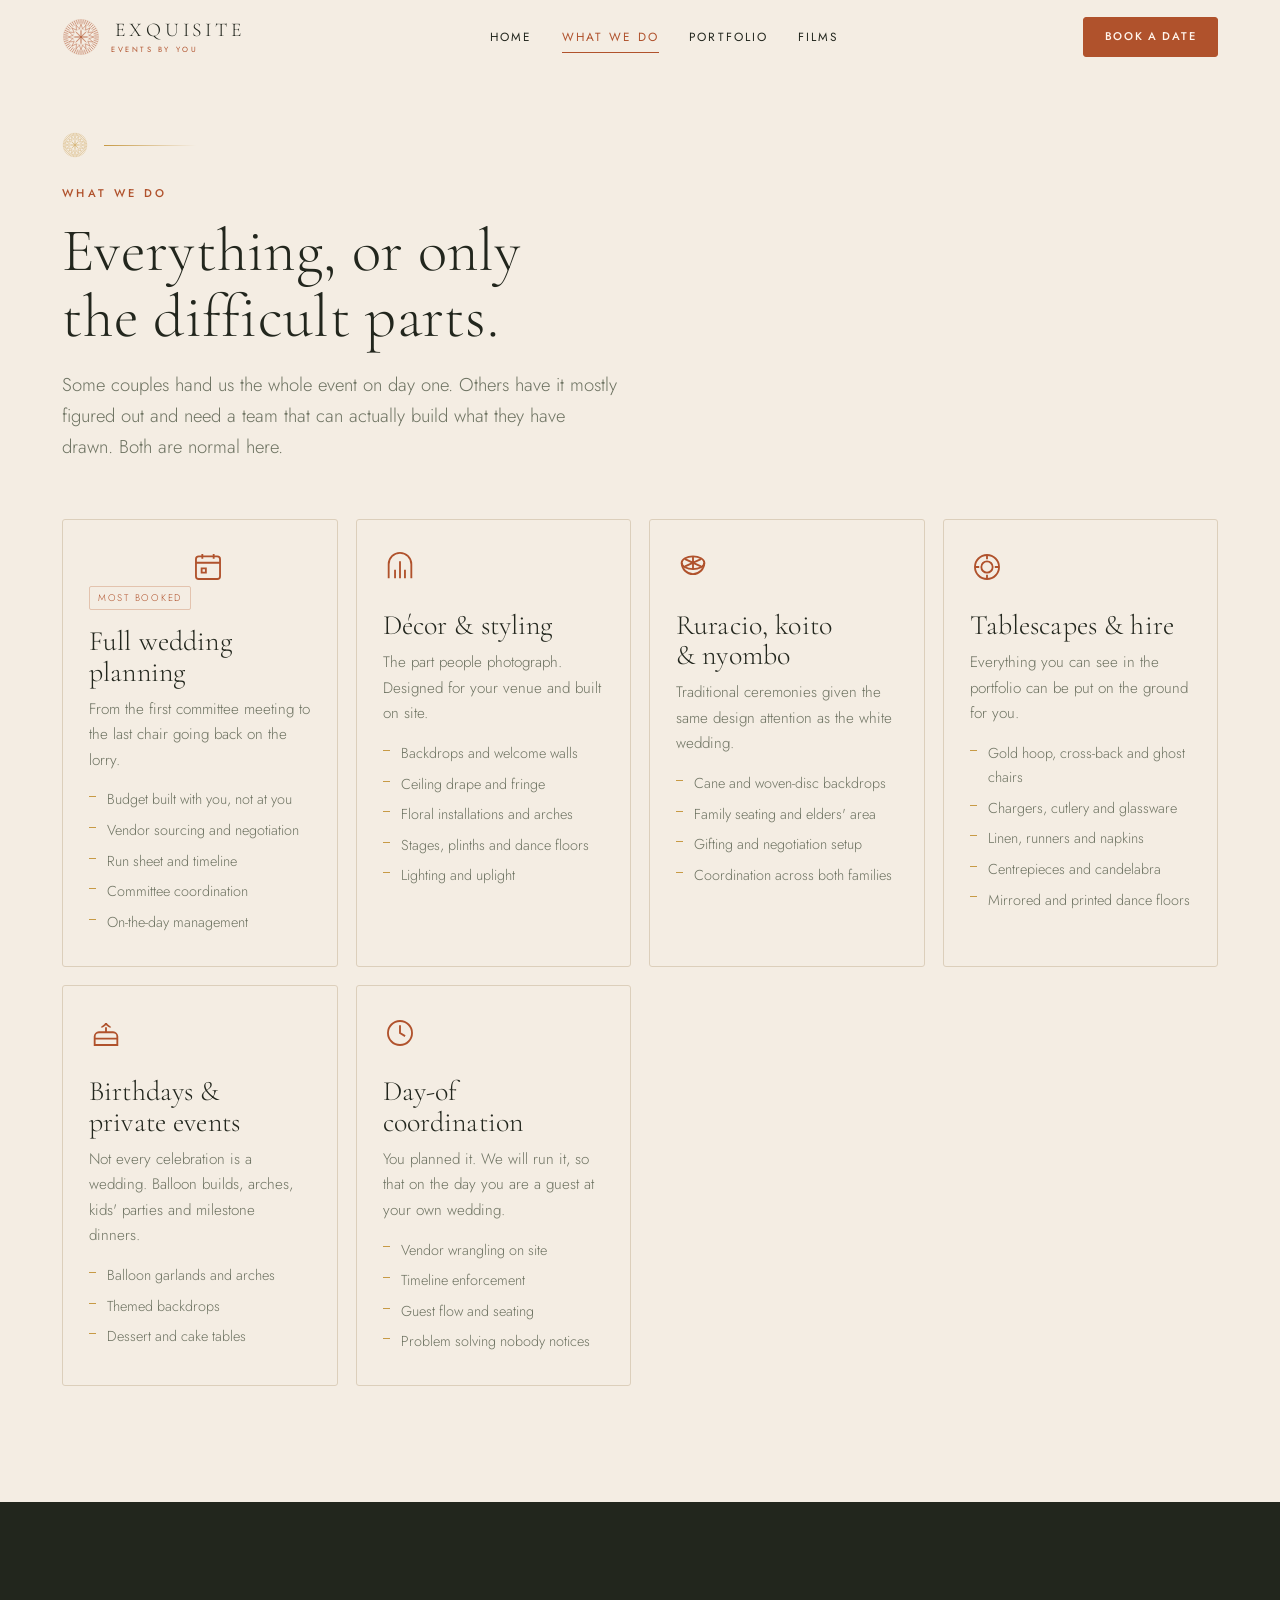
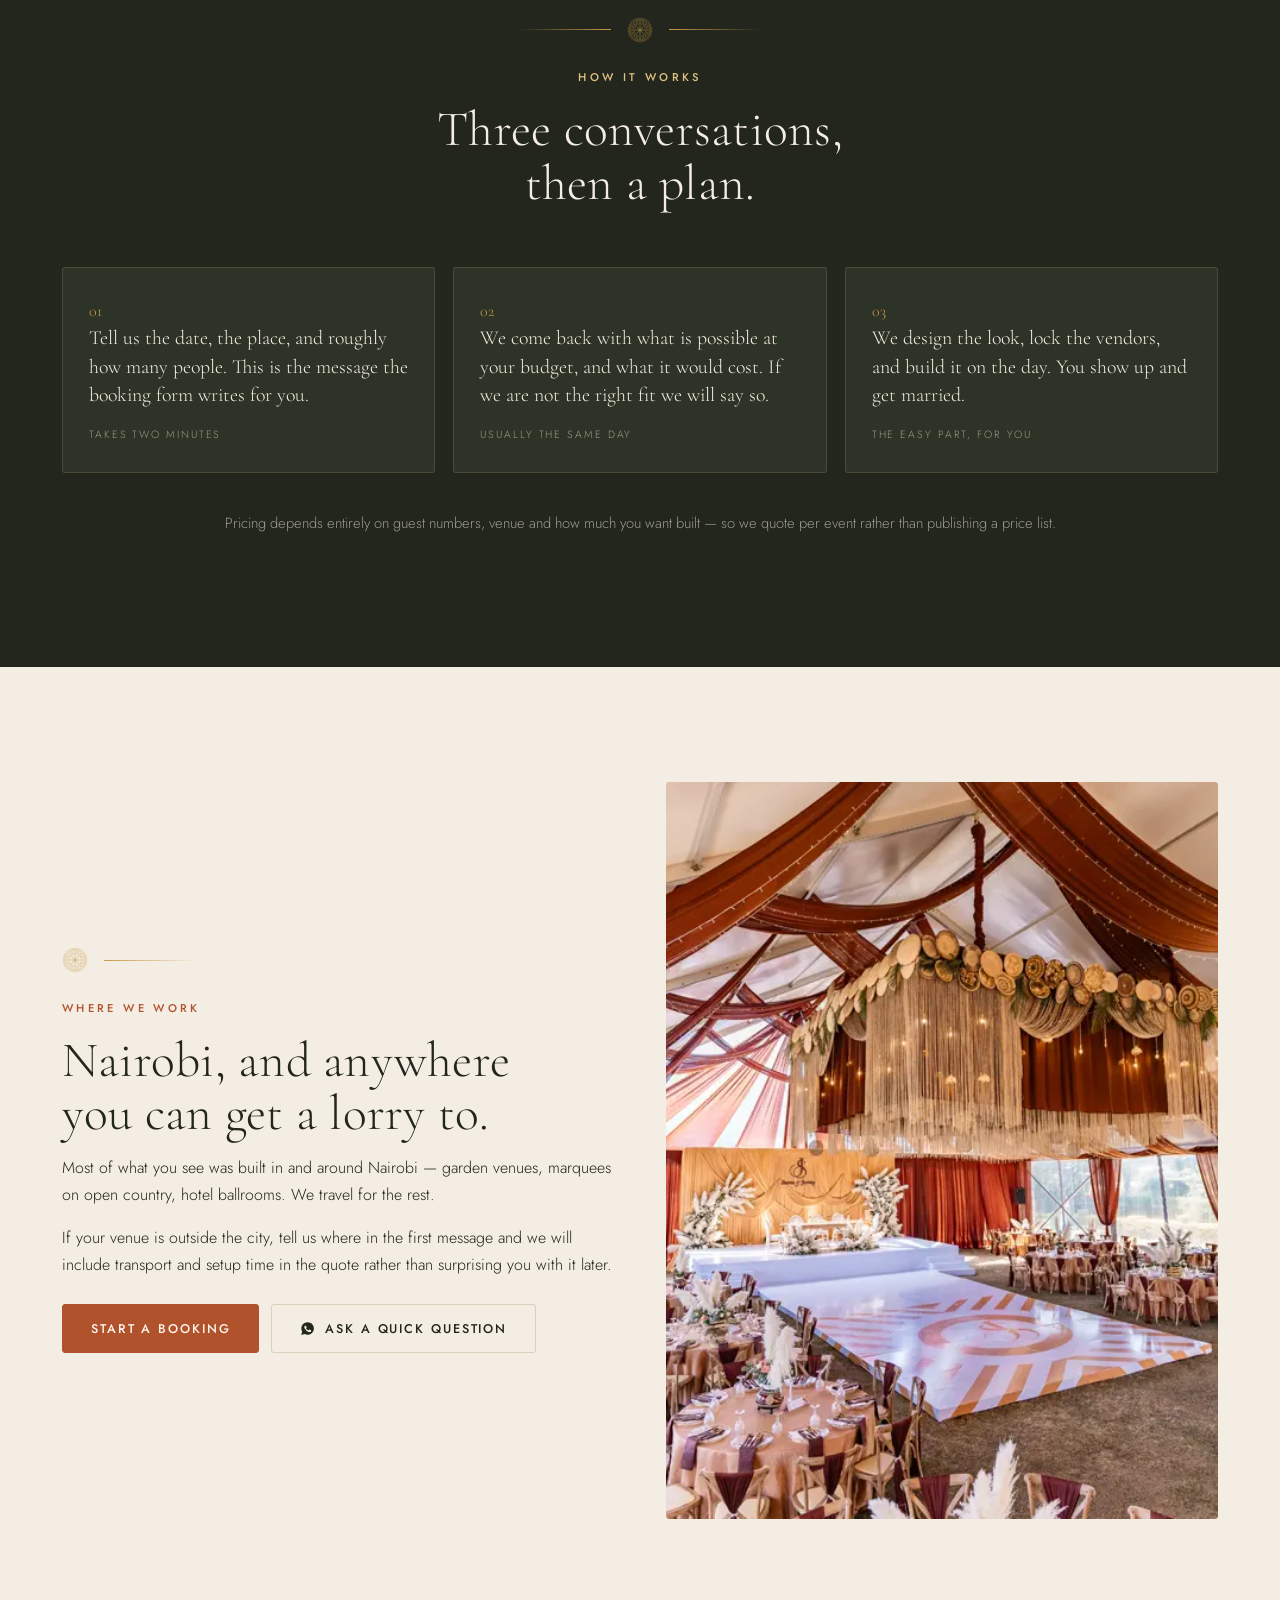
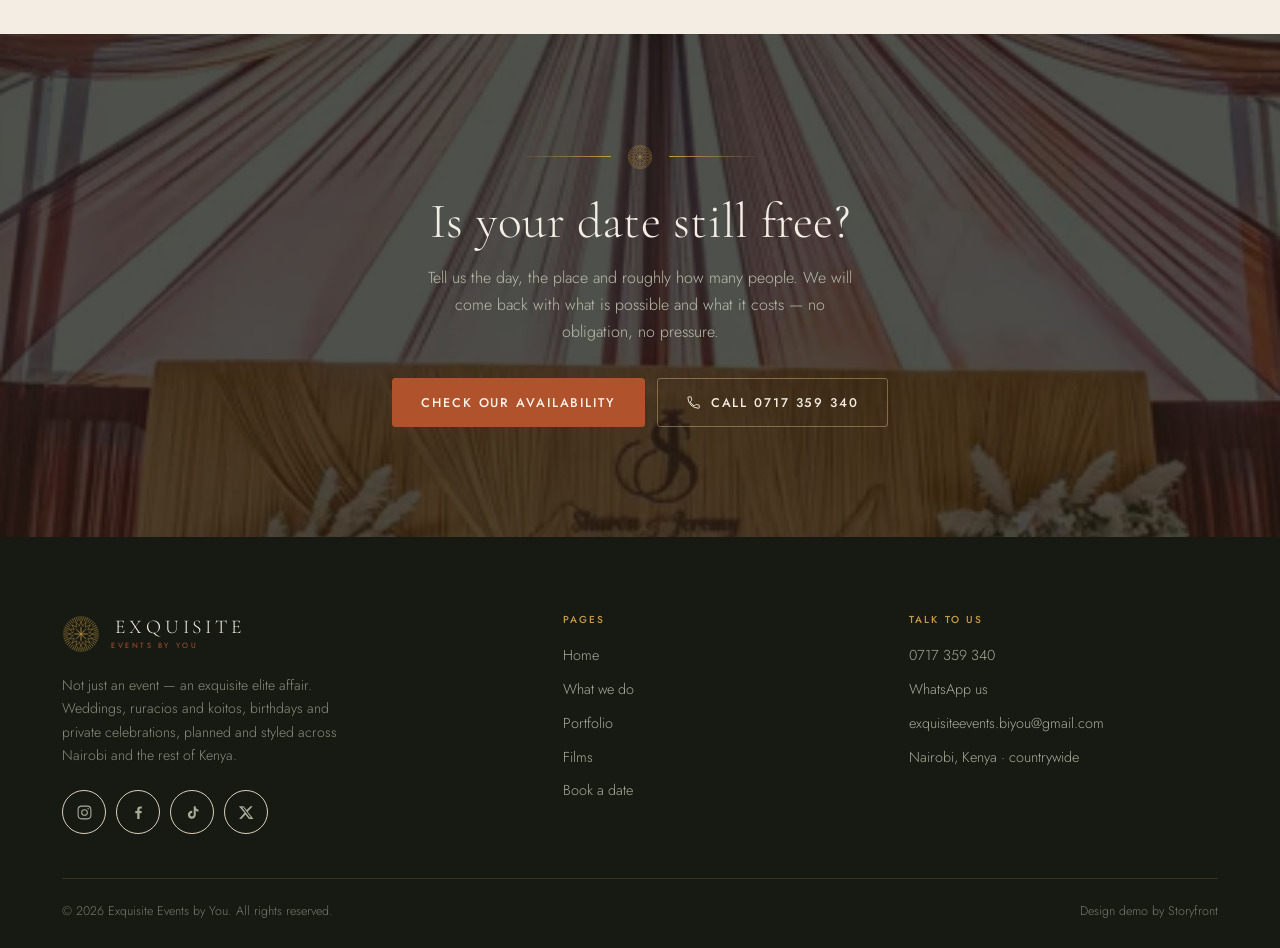
<file: services.html>
<!doctype html>
<html lang="en">
<head>
<!-- Exquisite Events by You - Storyfront demo build, Aug 2026.
     Palette + Kiondo Rose mark are original work derived from the client's own
     photographs; there was no existing logo. Contact details verified against
     their Facebook, Instagram, TikTok and X profiles. -->
<meta charset="utf-8">
<meta name="viewport" content="width=device-width, initial-scale=1">
<title>What we do | Exquisite Events by You</title>
<meta name="description" content="Full wedding planning, décor and styling, ruracio and koito ceremonies, tablescapes and hire, birthdays and day-of coordination across Nairobi and Kenya.">
<meta name="theme-color" content="#B0522C">
<link rel="canonical" href="https://ignatius-kimeu.github.io/storyfront-exquisite-events/services.html">
<link rel="icon" href="favicon.ico" sizes="any">
<link rel="icon" href="favicon.svg" type="image/svg+xml">
<link rel="apple-touch-icon" href="apple-touch-icon.png">
<meta property="og:type" content="website">
<meta property="og:site_name" content="Exquisite Events by You">
<meta property="og:title" content="What we do | Exquisite Events by You">
<meta property="og:description" content="Full wedding planning, décor and styling, ruracio and koito ceremonies, tablescapes and hire, birthdays and day-of coordination across Nairobi and Kenya.">
<meta property="og:url" content="https://ignatius-kimeu.github.io/storyfront-exquisite-events/services.html">
<meta property="og:image" content="https://ignatius-kimeu.github.io/storyfront-exquisite-events/og-image.jpg">
<meta property="og:image:width" content="1200">
<meta property="og:image:height" content="630">
<meta name="twitter:card" content="summary_large_image">
<meta name="twitter:title" content="What we do | Exquisite Events by You">
<meta name="twitter:description" content="Full wedding planning, décor and styling, ruracio and koito ceremonies, tablescapes and hire, birthdays and day-of coordination across Nairobi and Kenya.">
<meta name="twitter:image" content="https://ignatius-kimeu.github.io/storyfront-exquisite-events/og-image.jpg">
<link rel="preconnect" href="https://fonts.googleapis.com">
<link rel="preconnect" href="https://fonts.gstatic.com" crossorigin>
<link rel="stylesheet" href="https://fonts.googleapis.com/css2?family=Cormorant+Garamond:ital,wght@0,300;0,400;1,300;1,400&family=Jost:wght@300;400;500&display=swap">
<link rel="stylesheet" href="assets/site.css">
</head>
<body>
<svg class="defs" aria-hidden="true" focusable="false"><symbol id="kiondo" viewBox="0 0 120 120"><circle cx="60" cy="60" r="55.4" fill="none" stroke="currentColor" stroke-width="1" opacity=".55"/><line x1="60" y1="15.5" x2="60" y2="6.5" stroke="currentColor" stroke-width="1.7" stroke-linecap="round"/><line x1="65.81" y1="15.88" x2="66.98" y2="6.96" stroke="currentColor" stroke-width="1.7" stroke-linecap="round"/><line x1="71.52" y1="17.02" x2="73.85" y2="8.32" stroke="currentColor" stroke-width="1.7" stroke-linecap="round"/><line x1="77.03" y1="18.89" x2="80.47" y2="10.57" stroke="currentColor" stroke-width="1.7" stroke-linecap="round"/><line x1="82.25" y1="21.46" x2="86.75" y2="13.67" stroke="currentColor" stroke-width="1.7" stroke-linecap="round"/><line x1="87.09" y1="24.7" x2="92.57" y2="17.56" stroke="currentColor" stroke-width="1.7" stroke-linecap="round"/><line x1="91.47" y1="28.53" x2="97.83" y2="22.17" stroke="currentColor" stroke-width="1.7" stroke-linecap="round"/><line x1="95.3" y1="32.91" x2="102.44" y2="27.43" stroke="currentColor" stroke-width="1.7" stroke-linecap="round"/><line x1="98.54" y1="37.75" x2="106.33" y2="33.25" stroke="currentColor" stroke-width="1.7" stroke-linecap="round"/><line x1="101.11" y1="42.97" x2="109.43" y2="39.53" stroke="currentColor" stroke-width="1.7" stroke-linecap="round"/><line x1="102.98" y1="48.48" x2="111.68" y2="46.15" stroke="currentColor" stroke-width="1.7" stroke-linecap="round"/><line x1="104.12" y1="54.19" x2="113.04" y2="53.02" stroke="currentColor" stroke-width="1.7" stroke-linecap="round"/><line x1="104.5" y1="60" x2="113.5" y2="60" stroke="currentColor" stroke-width="1.7" stroke-linecap="round"/><line x1="104.12" y1="65.81" x2="113.04" y2="66.98" stroke="currentColor" stroke-width="1.7" stroke-linecap="round"/><line x1="102.98" y1="71.52" x2="111.68" y2="73.85" stroke="currentColor" stroke-width="1.7" stroke-linecap="round"/><line x1="101.11" y1="77.03" x2="109.43" y2="80.47" stroke="currentColor" stroke-width="1.7" stroke-linecap="round"/><line x1="98.54" y1="82.25" x2="106.33" y2="86.75" stroke="currentColor" stroke-width="1.7" stroke-linecap="round"/><line x1="95.3" y1="87.09" x2="102.44" y2="92.57" stroke="currentColor" stroke-width="1.7" stroke-linecap="round"/><line x1="91.47" y1="91.47" x2="97.83" y2="97.83" stroke="currentColor" stroke-width="1.7" stroke-linecap="round"/><line x1="87.09" y1="95.3" x2="92.57" y2="102.44" stroke="currentColor" stroke-width="1.7" stroke-linecap="round"/><line x1="82.25" y1="98.54" x2="86.75" y2="106.33" stroke="currentColor" stroke-width="1.7" stroke-linecap="round"/><line x1="77.03" y1="101.11" x2="80.47" y2="109.43" stroke="currentColor" stroke-width="1.7" stroke-linecap="round"/><line x1="71.52" y1="102.98" x2="73.85" y2="111.68" stroke="currentColor" stroke-width="1.7" stroke-linecap="round"/><line x1="65.81" y1="104.12" x2="66.98" y2="113.04" stroke="currentColor" stroke-width="1.7" stroke-linecap="round"/><line x1="60" y1="104.5" x2="60" y2="113.5" stroke="currentColor" stroke-width="1.7" stroke-linecap="round"/><line x1="54.19" y1="104.12" x2="53.02" y2="113.04" stroke="currentColor" stroke-width="1.7" stroke-linecap="round"/><line x1="48.48" y1="102.98" x2="46.15" y2="111.68" stroke="currentColor" stroke-width="1.7" stroke-linecap="round"/><line x1="42.97" y1="101.11" x2="39.53" y2="109.43" stroke="currentColor" stroke-width="1.7" stroke-linecap="round"/><line x1="37.75" y1="98.54" x2="33.25" y2="106.33" stroke="currentColor" stroke-width="1.7" stroke-linecap="round"/><line x1="32.91" y1="95.3" x2="27.43" y2="102.44" stroke="currentColor" stroke-width="1.7" stroke-linecap="round"/><line x1="28.53" y1="91.47" x2="22.17" y2="97.83" stroke="currentColor" stroke-width="1.7" stroke-linecap="round"/><line x1="24.7" y1="87.09" x2="17.56" y2="92.57" stroke="currentColor" stroke-width="1.7" stroke-linecap="round"/><line x1="21.46" y1="82.25" x2="13.67" y2="86.75" stroke="currentColor" stroke-width="1.7" stroke-linecap="round"/><line x1="18.89" y1="77.03" x2="10.57" y2="80.47" stroke="currentColor" stroke-width="1.7" stroke-linecap="round"/><line x1="17.02" y1="71.52" x2="8.32" y2="73.85" stroke="currentColor" stroke-width="1.7" stroke-linecap="round"/><line x1="15.88" y1="65.81" x2="6.96" y2="66.98" stroke="currentColor" stroke-width="1.7" stroke-linecap="round"/><line x1="15.5" y1="60" x2="6.5" y2="60" stroke="currentColor" stroke-width="1.7" stroke-linecap="round"/><line x1="15.88" y1="54.19" x2="6.96" y2="53.02" stroke="currentColor" stroke-width="1.7" stroke-linecap="round"/><line x1="17.02" y1="48.48" x2="8.32" y2="46.15" stroke="currentColor" stroke-width="1.7" stroke-linecap="round"/><line x1="18.89" y1="42.97" x2="10.57" y2="39.53" stroke="currentColor" stroke-width="1.7" stroke-linecap="round"/><line x1="21.46" y1="37.75" x2="13.67" y2="33.25" stroke="currentColor" stroke-width="1.7" stroke-linecap="round"/><line x1="24.7" y1="32.91" x2="17.56" y2="27.43" stroke="currentColor" stroke-width="1.7" stroke-linecap="round"/><line x1="28.53" y1="28.53" x2="22.17" y2="22.17" stroke="currentColor" stroke-width="1.7" stroke-linecap="round"/><line x1="32.91" y1="24.7" x2="27.43" y2="17.56" stroke="currentColor" stroke-width="1.7" stroke-linecap="round"/><line x1="37.75" y1="21.46" x2="33.25" y2="13.67" stroke="currentColor" stroke-width="1.7" stroke-linecap="round"/><line x1="42.97" y1="18.89" x2="39.53" y2="10.57" stroke="currentColor" stroke-width="1.7" stroke-linecap="round"/><line x1="48.48" y1="17.02" x2="46.15" y2="8.32" stroke="currentColor" stroke-width="1.7" stroke-linecap="round"/><line x1="54.19" y1="15.88" x2="53.02" y2="6.96" stroke="currentColor" stroke-width="1.7" stroke-linecap="round"/><circle cx="60" cy="60" r="42.5" fill="none" stroke="currentColor" stroke-width="1" opacity=".55"/><path d="M55.51 32.87 L60 19.5 L64.49 32.87" fill="none" stroke="currentColor" stroke-width="1.5" stroke-linejoin="round" stroke-linecap="round"/><path d="M66.23 33.22 L75.5 22.58 L74.53 36.65" fill="none" stroke="currentColor" stroke-width="1.5" stroke-linejoin="round" stroke-linecap="round"/><path d="M76.01 37.64 L88.64 31.36 L82.36 43.99" fill="none" stroke="currentColor" stroke-width="1.5" stroke-linejoin="round" stroke-linecap="round"/><path d="M83.35 45.47 L97.42 44.5 L86.78 53.77" fill="none" stroke="currentColor" stroke-width="1.5" stroke-linejoin="round" stroke-linecap="round"/><path d="M87.13 55.51 L100.5 60 L87.13 64.49" fill="none" stroke="currentColor" stroke-width="1.5" stroke-linejoin="round" stroke-linecap="round"/><path d="M86.78 66.23 L97.42 75.5 L83.35 74.53" fill="none" stroke="currentColor" stroke-width="1.5" stroke-linejoin="round" stroke-linecap="round"/><path d="M82.36 76.01 L88.64 88.64 L76.01 82.36" fill="none" stroke="currentColor" stroke-width="1.5" stroke-linejoin="round" stroke-linecap="round"/><path d="M74.53 83.35 L75.5 97.42 L66.23 86.78" fill="none" stroke="currentColor" stroke-width="1.5" stroke-linejoin="round" stroke-linecap="round"/><path d="M64.49 87.13 L60 100.5 L55.51 87.13" fill="none" stroke="currentColor" stroke-width="1.5" stroke-linejoin="round" stroke-linecap="round"/><path d="M53.77 86.78 L44.5 97.42 L45.47 83.35" fill="none" stroke="currentColor" stroke-width="1.5" stroke-linejoin="round" stroke-linecap="round"/><path d="M43.99 82.36 L31.36 88.64 L37.64 76.01" fill="none" stroke="currentColor" stroke-width="1.5" stroke-linejoin="round" stroke-linecap="round"/><path d="M36.65 74.53 L22.58 75.5 L33.22 66.23" fill="none" stroke="currentColor" stroke-width="1.5" stroke-linejoin="round" stroke-linecap="round"/><path d="M32.87 64.49 L19.5 60 L32.87 55.51" fill="none" stroke="currentColor" stroke-width="1.5" stroke-linejoin="round" stroke-linecap="round"/><path d="M33.22 53.77 L22.58 44.5 L36.65 45.47" fill="none" stroke="currentColor" stroke-width="1.5" stroke-linejoin="round" stroke-linecap="round"/><path d="M37.64 43.99 L31.36 31.36 L43.99 37.64" fill="none" stroke="currentColor" stroke-width="1.5" stroke-linejoin="round" stroke-linecap="round"/><path d="M45.47 36.65 L44.5 22.58 L53.77 33.22" fill="none" stroke="currentColor" stroke-width="1.5" stroke-linejoin="round" stroke-linecap="round"/><circle cx="60" cy="60" r="25" fill="none" stroke="currentColor" stroke-width="1" opacity=".55"/><path d="M60 56.8 Q57.66 46.71 60 38.8 Q62.34 46.71 60 56.8 Z" fill="none" stroke="currentColor" stroke-width="1.4" stroke-linejoin="round"/><path d="M62.26 57.74 Q67.74 48.94 74.99 45.01 Q71.06 52.26 62.26 57.74 Z" fill="none" stroke="currentColor" stroke-width="1.4" stroke-linejoin="round"/><path d="M63.2 60 Q73.29 57.66 81.2 60 Q73.29 62.34 63.2 60 Z" fill="none" stroke="currentColor" stroke-width="1.4" stroke-linejoin="round"/><path d="M62.26 62.26 Q71.06 67.74 74.99 74.99 Q67.74 71.06 62.26 62.26 Z" fill="none" stroke="currentColor" stroke-width="1.4" stroke-linejoin="round"/><path d="M60 63.2 Q62.34 73.29 60 81.2 Q57.66 73.29 60 63.2 Z" fill="none" stroke="currentColor" stroke-width="1.4" stroke-linejoin="round"/><path d="M57.74 62.26 Q52.26 71.06 45.01 74.99 Q48.94 67.74 57.74 62.26 Z" fill="none" stroke="currentColor" stroke-width="1.4" stroke-linejoin="round"/><path d="M56.8 60 Q46.71 62.34 38.8 60 Q46.71 57.66 56.8 60 Z" fill="none" stroke="currentColor" stroke-width="1.4" stroke-linejoin="round"/><path d="M57.74 57.74 Q48.94 52.26 45.01 45.01 Q52.26 48.94 57.74 57.74 Z" fill="none" stroke="currentColor" stroke-width="1.4" stroke-linejoin="round"/><circle cx="60" cy="60" r="3.4" fill="currentColor"/></symbol></svg>
<div class="splash" id="splash"><div class="splash__in"><svg class="" width="74" height="74" aria-hidden="true" ><use href="#kiondo"/></svg><span class="splash__wm">EXQUISITE</span><span class="splash__sub">Events by You</span></div></div>
<header class="hdr" data-top="true" data-hidden="false">
  <div class="wrap hdr__in">
    <a class="brand" href="index.html"><svg class="" width="38" height="38" aria-hidden="true" ><use href="#kiondo"/></svg><span class="brand__t"><span class="brand__1">EXQUISITE</span><span class="brand__2">Events by You</span></span></a>
    <nav class="nav" aria-label="Main"><a href="index.html">Home</a><a href="services.html" aria-current="page">What we do</a><a href="gallery.html">Portfolio</a><a href="films.html">Films</a></nav>
    <a class="btn btn--terra btn--desk" href="contact.html">Book a date</a>
    <button class="burger" type="button" aria-expanded="false" aria-controls="mnav" aria-label="Menu"><span></span></button>
  </div>
</header>
<nav class="mnav" id="mnav" aria-label="Mobile">
  <a href="index.html">Home</a><a href="services.html" aria-current="page">What we do</a><a href="gallery.html">Portfolio</a><a href="films.html">Films</a><a href="contact.html">Book a date</a>
  <a class="btn btn--terra" data-wa="Hello Exquisite Events by You 👋 I found you through your website. I would like to talk about planning an event."><svg viewBox="0 0 24 24" fill="currentColor" aria-hidden="true"><path d="M12.04 2C6.58 2 2.13 6.45 2.13 11.91c0 1.75.46 3.45 1.32 4.95L2 22l5.25-1.38a9.9 9.9 0 0 0 4.79 1.22h.01c5.46 0 9.91-4.45 9.91-9.91C21.96 6.45 17.5 2 12.04 2Zm5.8 14.16c-.24.68-1.42 1.32-1.95 1.36-.5.04-.97.22-3.28-.68-2.77-1.09-4.51-3.93-4.65-4.11-.13-.18-1.1-1.46-1.1-2.79 0-1.33.7-1.98.95-2.25.24-.27.53-.34.71-.34.18 0 .35 0 .51.01.16.01.38-.06.6.46.23.55.77 1.89.84 2.03.07.14.11.3.02.48-.09.18-.14.29-.27.45-.13.16-.28.35-.4.47-.13.13-.27.28-.12.55.15.27.66 1.09 1.42 1.76.97.87 1.79 1.14 2.06 1.27.27.14.42.11.58-.07.16-.18.67-.78.85-1.05.18-.27.36-.22.6-.13.24.09 1.55.73 1.81.86.27.13.45.2.51.31.07.11.07.63-.17 1.31Z"/></svg> Message us on WhatsApp</a>
  <p class="mnav__meta">Or call <a href="tel:+254717359340">0717 359 340</a></p>
</nav>

<section class="sec" style="padding-top:132px">
  <div class="wrap">
    <div class="sec__head rv">
      <div class="rule rule--start"><svg class="" width="26" height="26" aria-hidden="true" ><use href="#kiondo"/></svg></div>
      <span class="kick">What we do</span>
      <h1 style="font-size:clamp(2.2rem,6vw,3.8rem)">Everything, or only the difficult parts.</h1>
      <p class="lede" style="margin-top:1.2rem">Some couples hand us the whole event on day one. Others have it mostly figured out and need a team that can actually build what they have drawn. Both are normal here.</p>
    </div>
    <div class="cards">
      <article class="card rv"><span class="card__tag">Most booked</span><svg class="ic" viewBox="0 0 24 24" fill="none" stroke="currentColor" stroke-width="1.3" aria-hidden="true"><rect x="3.5" y="4.5" width="17" height="16" rx="2"/><path d="M3.5 9h17M8 2.8v3.4M16 2.8v3.4M7.5 13h3v3h-3z"/></svg><h3>Full wedding planning</h3><p>From the first committee meeting to the last chair going back on the lorry.</p>
        <ul><li>Budget built with you, not at you</li><li>Vendor sourcing and negotiation</li><li>Run sheet and timeline</li><li>Committee coordination</li><li>On-the-day management</li></ul></article>
      <article class="card rv" data-delay="80"><svg class="ic" viewBox="0 0 24 24" fill="none" stroke="currentColor" stroke-width="1.3" aria-hidden="true"><path d="M4 20V10a8 8 0 0 1 16 0v10"/><path d="M12 20V8M8.5 20v-6M15.5 20v-6"/></svg><h3>D&eacute;cor &amp; styling</h3><p>The part people photograph. Designed for your venue and built on site.</p>
        <ul><li>Backdrops and welcome walls</li><li>Ceiling drape and fringe</li><li>Floral installations and arches</li><li>Stages, plinths and dance floors</li><li>Lighting and uplight</li></ul></article>
      <article class="card rv" data-delay="160"><svg class="ic" viewBox="0 0 24 24" fill="none" stroke="currentColor" stroke-width="1.3" aria-hidden="true"><ellipse cx="12" cy="9" rx="8" ry="4.5"/><path d="M4 9c0 4.4 3.6 8 8 8s8-3.6 8-8"/><path d="M12 4.5v9M6.4 6.4l11.2 5.2M17.6 6.4 6.4 11.6"/></svg><h3>Ruracio, koito &amp; nyombo</h3><p>Traditional ceremonies given the same design attention as the white wedding.</p>
        <ul><li>Cane and woven-disc backdrops</li><li>Family seating and elders' area</li><li>Gifting and negotiation setup</li><li>Coordination across both families</li></ul></article>
      <article class="card rv" data-delay="240"><svg class="ic" viewBox="0 0 24 24" fill="none" stroke="currentColor" stroke-width="1.3" aria-hidden="true"><circle cx="12" cy="12" r="8.5"/><circle cx="12" cy="12" r="4"/><path d="M12 3.5v3M12 17.5v3M3.5 12h3M17.5 12h3"/></svg><h3>Tablescapes &amp; hire</h3><p>Everything you can see in the portfolio can be put on the ground for you.</p>
        <ul><li>Gold hoop, cross-back and ghost chairs</li><li>Chargers, cutlery and glassware</li><li>Linen, runners and napkins</li><li>Centrepieces and candelabra</li><li>Mirrored and printed dance floors</li></ul></article>
      <article class="card rv"><svg class="ic" viewBox="0 0 24 24" fill="none" stroke="currentColor" stroke-width="1.3" aria-hidden="true"><path d="M4 20.5h16v-6a3 3 0 0 0-3-3H7a3 3 0 0 0-3 3v6Z"/><path d="M4 16h16M12 11.5V8M9 8.2c0-1.2 3-1.2 3-3.2 0 2 3 2 3 3.2"/></svg><h3>Birthdays &amp; private events</h3><p>Not every celebration is a wedding. Balloon builds, arches, kids' parties and milestone dinners.</p>
        <ul><li>Balloon garlands and arches</li><li>Themed backdrops</li><li>Dessert and cake tables</li></ul></article>
      <article class="card rv" data-delay="80"><svg class="ic" viewBox="0 0 24 24" fill="none" stroke="currentColor" stroke-width="1.3" aria-hidden="true"><circle cx="12" cy="12" r="8.5"/><path d="M12 6.6V12l3.6 2.2"/></svg><h3>Day-of coordination</h3><p>You planned it. We will run it, so that on the day you are a guest at your own wedding.</p>
        <ul><li>Vendor wrangling on site</li><li>Timeline enforcement</li><li>Guest flow and seating</li><li>Problem solving nobody notices</li></ul></article>
    </div>
  </div>
</section>

<section class="sec sec--ink">
  <div class="wrap">
    <div class="sec__head sec__head--center rv">
      <div class="rule rule--onDark"><svg class="" width="26" height="26" aria-hidden="true" ><use href="#kiondo"/></svg></div>
      <span class="kick kick--onDark">How it works</span>
      <h2>Three conversations, then a plan.</h2>
    </div>
    <div class="cards">
      <article class="quote rv"><p><span style="color:var(--brass);font-size:.8em">01</span><br>Tell us the date, the place, and roughly how many people. This is the message the booking form writes for you.</p><footer>Takes two minutes</footer></article>
      <article class="quote rv" data-delay="90"><p><span style="color:var(--brass);font-size:.8em">02</span><br>We come back with what is possible at your budget, and what it would cost. If we are not the right fit we will say so.</p><footer>Usually the same day</footer></article>
      <article class="quote rv" data-delay="180"><p><span style="color:var(--brass);font-size:.8em">03</span><br>We design the look, lock the vendors, and build it on the day. You show up and get married.</p><footer>The easy part, for you</footer></article>
    </div>
    <p class="center" style="margin-top:2.4rem;color:#9A9C8B;font-size:.92rem">
      Pricing depends entirely on guest numbers, venue and how much you want built &mdash; so we quote per event rather than publishing a price list.
    </p>
  </div>
</section>

<section class="sec">
  <div class="wrap">
    <div class="split split--flip">
      <div class="split__media split__media--tall rv"><img src="images/g/040.webp" alt="Gold fringe and terracotta drape over a mirrored floor" srcset="images/s/040.webp 346w, images/m/040.webp 466w, images/g/040.webp 616w" sizes="(max-width:760px) 46vw, 30vw" width="616" height="820" fetchpriority="high"></div>
      <div class="rv" data-delay="90">
        <div class="rule rule--start"><svg class="" width="26" height="26" aria-hidden="true" ><use href="#kiondo"/></svg></div>
        <span class="kick">Where we work</span>
        <h2>Nairobi, and anywhere you can get a lorry to.</h2>
        <p>Most of what you see was built in and around Nairobi &mdash; garden venues, marquees on open country, hotel ballrooms. We travel for the rest.</p>
        <p>If your venue is outside the city, tell us where in the first message and we will include transport and setup time in the quote rather than surprising you with it later.</p>
        <div style="display:flex;gap:12px;flex-wrap:wrap;margin-top:1.6rem">
          <a class="btn btn--terra" href="contact.html">Start a booking</a>
          <a class="btn btn--ghost" data-wa="Hello Exquisite Events by You 👋 I found you through your website. I would like to talk about planning an event."><svg viewBox="0 0 24 24" fill="currentColor" aria-hidden="true"><path d="M12.04 2C6.58 2 2.13 6.45 2.13 11.91c0 1.75.46 3.45 1.32 4.95L2 22l5.25-1.38a9.9 9.9 0 0 0 4.79 1.22h.01c5.46 0 9.91-4.45 9.91-9.91C21.96 6.45 17.5 2 12.04 2Zm5.8 14.16c-.24.68-1.42 1.32-1.95 1.36-.5.04-.97.22-3.28-.68-2.77-1.09-4.51-3.93-4.65-4.11-.13-.18-1.1-1.46-1.1-2.79 0-1.33.7-1.98.95-2.25.24-.27.53-.34.71-.34.18 0 .35 0 .51.01.16.01.38-.06.6.46.23.55.77 1.89.84 2.03.07.14.11.3.02.48-.09.18-.14.29-.27.45-.13.16-.28.35-.4.47-.13.13-.27.28-.12.55.15.27.66 1.09 1.42 1.76.97.87 1.79 1.14 2.06 1.27.27.14.42.11.58-.07.16-.18.67-.78.85-1.05.18-.27.36-.22.6-.13.24.09 1.55.73 1.81.86.27.13.45.2.51.31.07.11.07.63-.17 1.31Z"/></svg> Ask a quick question</a>
        </div>
      </div>
    </div>
  </div>
</section>

<section class="cta">
  <div class="cta__bg"><img src="images/g/032.webp" alt="" srcset="images/s/032.webp 344w, images/m/032.webp 464w, images/g/032.webp 614w" sizes="(max-width:760px) 46vw, 30vw" width="614" height="820" decoding="async"></div>
  <div class="wrap cta__in rv">
    <div class="rule rule--onDark"><svg class="" width="26" height="26" aria-hidden="true" ><use href="#kiondo"/></svg></div>
    <h2>Is your date still free?</h2>
    <p>Tell us the day, the place and roughly how many people. We will come back with what is possible and what it costs &mdash; no obligation, no pressure.</p>
    <div class="cta__btns">
      <a class="btn btn--terra" href="contact.html">Check our availability</a>
      <a class="btn btn--onDark" href="tel:+254717359340"><svg viewBox="0 0 24 24" fill="none" stroke="currentColor" stroke-width="1.5" aria-hidden="true"><path d="M6.6 10.8a15.1 15.1 0 0 0 6.6 6.6l2.2-2.2c.3-.3.7-.4 1-.2 1.2.4 2.4.6 3.6.6.6 0 1 .4 1 1V20c0 .6-.4 1-1 1A17 17 0 0 1 3 4c0-.6.4-1 1-1h3.5c.6 0 1 .4 1 1 0 1.3.2 2.5.6 3.6.1.4 0 .8-.2 1l-2.3 2.2Z"/></svg> Call 0717 359 340</a>
    </div>
  </div>
</section>


<footer class="ftr">
  <div class="wrap">
    <div class="ftr__grid">
      <div>
        <a class="brand" href="index.html"><svg class="" width="38" height="38" aria-hidden="true" ><use href="#kiondo"/></svg><span class="brand__t"><span class="brand__1">EXQUISITE</span><span class="brand__2">Events by You</span></span></a>
        <p class="ftr__blurb">Not just an event &mdash; an exquisite elite affair. Weddings, ruracios and koitos, birthdays and private celebrations, planned and styled across Nairobi and the rest of Kenya.</p>
        <div class="socials" style="margin-top:1.4rem">
          <a href="https://www.instagram.com/exquisiteevents.byyou/" target="_blank" rel="noopener" aria-label="Instagram"><svg viewBox="0 0 24 24" fill="none" stroke="currentColor" stroke-width="1.5" aria-hidden="true"><rect x="3" y="3" width="18" height="18" rx="5"/><circle cx="12" cy="12" r="4"/><circle cx="17.2" cy="6.8" r="1" fill="currentColor" stroke="none"/></svg></a>
          <a href="https://www.facebook.com/ExquisiteEventsbyYou" target="_blank" rel="noopener" aria-label="Facebook"><svg viewBox="0 0 24 24" fill="currentColor" aria-hidden="true"><path d="M13.5 21v-8h2.7l.4-3.1h-3.1V7.9c0-.9.25-1.5 1.55-1.5H16.7V3.6c-.3-.04-1.3-.13-2.45-.13-2.42 0-4.08 1.48-4.08 4.2v2.22H7.45V13h2.72v8h3.33Z"/></svg></a>
          <a href="https://www.tiktok.com/@exquisiteeventsbyyou" target="_blank" rel="noopener" aria-label="TikTok"><svg viewBox="0 0 24 24" fill="currentColor" aria-hidden="true"><path d="M16.6 3h-2.9v12.1a2.5 2.5 0 1 1-2.1-2.47V9.7a5.6 5.6 0 1 0 5.05 5.57V9.4a6.7 6.7 0 0 0 3.85 1.22V7.72A3.87 3.87 0 0 1 16.6 3Z"/></svg></a>
          <a href="https://x.com/Eventsbiyou" target="_blank" rel="noopener" aria-label="X"><svg viewBox="0 0 24 24" fill="currentColor" aria-hidden="true"><path d="M17.5 3h3.2l-7 8 8.2 10h-6.4l-5-6.1-5.7 6.1H1.6l7.5-8.6L1.2 3h6.6l4.5 5.6L17.5 3Zm-1.1 16.1h1.8L7.7 4.8H5.8l10.6 14.3Z"/></svg></a>
        </div>
      </div>
      <div>
        <h4>Pages</h4>
        <ul><li><a href="index.html">Home</a></li><li><a href="services.html">What we do</a></li><li><a href="gallery.html">Portfolio</a></li><li><a href="films.html">Films</a></li><li><a href="contact.html">Book a date</a></li></ul>
      </div>
      <div>
        <h4>Talk to us</h4>
        <ul>
          <li><a href="tel:+254717359340">0717 359 340</a></li>
          <li><a data-wa="Hello Exquisite Events by You 👋 I found you through your website. I would like to talk about planning an event.">WhatsApp us</a></li>
          <li><a href="mailto:exquisiteevents.biyou@gmail.com">exquisiteevents.biyou@gmail.com</a></li>
          <li>Nairobi, Kenya &middot; countrywide</li>
        </ul>
      </div>
    </div>
    <div class="ftr__base">
      <span>&copy; <span data-year>2026</span> Exquisite Events by You. All rights reserved.</span>
      <span>Design demo by Storyfront</span>
    </div>
  </div>
</footer>
<a class="fab" data-wa="Hello Exquisite Events by You 👋 I found you through your website. I would like to talk about planning an event." aria-label="Message us on WhatsApp"><svg viewBox="0 0 24 24" fill="currentColor" aria-hidden="true"><path d="M12.04 2C6.58 2 2.13 6.45 2.13 11.91c0 1.75.46 3.45 1.32 4.95L2 22l5.25-1.38a9.9 9.9 0 0 0 4.79 1.22h.01c5.46 0 9.91-4.45 9.91-9.91C21.96 6.45 17.5 2 12.04 2Zm5.8 14.16c-.24.68-1.42 1.32-1.95 1.36-.5.04-.97.22-3.28-.68-2.77-1.09-4.51-3.93-4.65-4.11-.13-.18-1.1-1.46-1.1-2.79 0-1.33.7-1.98.95-2.25.24-.27.53-.34.71-.34.18 0 .35 0 .51.01.16.01.38-.06.6.46.23.55.77 1.89.84 2.03.07.14.11.3.02.48-.09.18-.14.29-.27.45-.13.16-.28.35-.4.47-.13.13-.27.28-.12.55.15.27.66 1.09 1.42 1.76.97.87 1.79 1.14 2.06 1.27.27.14.42.11.58-.07.16-.18.67-.78.85-1.05.18-.27.36-.22.6-.13.24.09 1.55.73 1.81.86.27.13.45.2.51.31.07.11.07.63-.17 1.31Z"/></svg></a>
<script src="assets/site.js"></script>
</body>
</html>
</file>
<file: assets/site.css>
/* =========================================================================
   Exquisite Events by You — Storyfront demo
   Palette P1 "Terracotta & Brass", sampled from the client's own photographs.
   Mark: the Kiondo Rose. Single-theme by design — this is a brand site, so
   every colour is painted explicitly rather than following the OS.
   ========================================================================= */

:root{
  --terra:#B0522C;
  --terra-d:#8E3F20;
  --terra-l:#C9683F;
  --brass:#C79A45;
  --brass-l:#DFC084;
  --blush:#E3C3AE;
  --bone:#F4EDE3;
  --bone-2:#EAE0D2;
  --bone-3:#DCCFBB;
  --foliage:#556B4A;
  --ink:#22261D;
  --ink-2:#171A13;
  --ink-3:#2E3327;
  --muted:#6E7362;
  --muted-l:#9A9C8B;

  --wrap:1200px;
  --r:3px;
  --shadow-s:0 1px 2px rgba(34,38,29,.07), 0 4px 14px rgba(34,38,29,.06);
  --shadow-m:0 2px 6px rgba(34,38,29,.08), 0 18px 44px rgba(34,38,29,.10);
  --shadow-l:0 30px 80px rgba(23,26,19,.42);

  --ease:cubic-bezier(.22,.61,.36,1);
  --spring:cubic-bezier(.34,1.42,.48,1);
}

*,*::before,*::after{box-sizing:border-box}
html{-webkit-text-size-adjust:100%;scroll-behavior:smooth}
@media (prefers-reduced-motion:reduce){html{scroll-behavior:auto}}

body{
  margin:0;
  background:var(--bone);
  color:var(--ink);
  font-family:'Jost',system-ui,-apple-system,'Segoe UI',sans-serif;
  font-size:16px;
  font-weight:300;
  line-height:1.68;
  -webkit-font-smoothing:antialiased;
  overflow-x:hidden;
}

img,video{max-width:100%;display:block}
a{color:var(--terra);text-decoration:none}
a:hover{color:var(--terra-d)}
:focus-visible{outline:2px solid var(--terra);outline-offset:3px;border-radius:2px}

h1,h2,h3,h4{
  font-family:'Cormorant Garamond',Georgia,'Times New Roman',serif;
  font-weight:300;
  line-height:1.08;
  letter-spacing:.005em;
  margin:0;
  text-wrap:balance;
  color:var(--ink);
}
h1,h2,h3{margin-bottom:.9rem}
h1{font-size:clamp(2.4rem,7.4vw,4.6rem)}
h2{font-size:clamp(1.95rem,5vw,3.1rem)}
h3{font-size:clamp(1.3rem,3vw,1.75rem)}
p{margin:0 0 1rem}
em{font-style:italic}

.wrap{width:100%;max-width:var(--wrap);margin:0 auto;padding:0 22px}
.wrap--narrow{max-width:820px}
.center{text-align:center}
.sr-only{position:absolute;width:1px;height:1px;padding:0;margin:-1px;overflow:hidden;clip:rect(0 0 0 0);white-space:nowrap;border:0}
.defs{position:absolute;width:0;height:0;overflow:hidden}

/* ---------------- eyebrow / kicker ---------------- */
.kick{
  font-size:.7rem;
  letter-spacing:.3em;
  text-transform:uppercase;
  color:var(--terra);
  font-weight:500;
  margin:0 0 1rem;
  display:block;
}
.kick--onDark{color:var(--brass-l)}

.lede{font-size:clamp(1.02rem,2.1vw,1.16rem);color:var(--muted);max-width:60ch}
.lede--onDark{color:#B9BCA9}

/* ---------------- the kiondo rule (signature divider) ---------------- */
.rule{
  display:flex;align-items:center;justify-content:center;gap:16px;
  margin:0 0 1.6rem;
}
.rule::before,.rule::after{
  content:"";height:1px;flex:0 1 92px;
  background:linear-gradient(90deg,transparent,var(--brass));
}
.rule::after{background:linear-gradient(270deg,transparent,var(--brass))}
.rule svg{width:26px;height:26px;color:var(--brass);flex:none}
.rule--onDark::before{background:linear-gradient(90deg,transparent,var(--brass))}
.rule--start{justify-content:flex-start}
.rule--start::before{display:none}

/* ---------------- buttons ---------------- */
.btn{
  display:inline-flex;align-items:center;justify-content:center;gap:.6rem;
  font-family:'Jost',sans-serif;font-size:.79rem;font-weight:500;
  letter-spacing:.15em;text-transform:uppercase;
  padding:1rem 1.75rem;border:1px solid transparent;border-radius:var(--r);
  cursor:pointer;transition:background .3s var(--ease),color .3s var(--ease),
    border-color .3s var(--ease),transform .3s var(--spring);
  text-align:center;line-height:1.2;
}
.btn:active{transform:translateY(1px)}
.btn svg{width:1.2em;height:1.2em;flex:none}

.btn--terra{background:var(--terra);color:#FFF4EC;border-color:var(--terra)}
.btn--terra:hover{background:var(--terra-d);border-color:var(--terra-d);color:#FFF4EC}
.btn--brass{background:var(--brass);color:#26200F;border-color:var(--brass)}
.btn--brass:hover{background:var(--brass-l);border-color:var(--brass-l);color:#26200F}
.btn--ghost{background:transparent;color:var(--ink);border-color:var(--bone-3)}
.btn--ghost:hover{border-color:var(--terra);color:var(--terra)}
.btn--onDark{background:transparent;color:var(--bone);border-color:rgba(223,192,132,.42)}
.btn--onDark:hover{border-color:var(--brass);color:var(--brass-l)}
.btn--wide{width:100%}

/* ---------------- splash ---------------- */
.splash{
  position:fixed;inset:0;z-index:999;background:var(--ink-2);
  display:grid;place-items:center;
  transition:opacity .7s var(--ease),visibility .7s var(--ease);
}
.splash.gone{opacity:0;visibility:hidden}
.splash__in{display:flex;flex-direction:column;align-items:center;gap:1.15rem}
.splash svg{width:74px;height:74px;color:var(--brass);animation:bloom 1.5s var(--ease) both}
.splash__wm{
  font-family:'Cormorant Garamond',serif;font-weight:300;font-size:1.5rem;
  letter-spacing:.3em;color:var(--bone);text-indent:.3em;
  animation:fadeUp .9s var(--ease) .25s both;
}
.splash__sub{
  font-size:.6rem;letter-spacing:.42em;text-transform:uppercase;color:var(--brass);
  animation:fadeUp .9s var(--ease) .4s both;
}
@keyframes bloom{from{opacity:0;transform:rotate(-40deg) scale(.7)}to{opacity:1;transform:none}}
@keyframes fadeUp{from{opacity:0;transform:translateY(10px)}to{opacity:1;transform:none}}
@media (prefers-reduced-motion:reduce){
  .splash svg,.splash__wm,.splash__sub{animation:none}
}

/* ---------------- header ---------------- */
.hdr{
  position:fixed;top:0;left:0;right:0;z-index:120;
  background:rgba(244,237,227,.96);
  border-bottom:1px solid transparent;
  transition:transform .42s var(--ease),background .35s var(--ease),
    border-color .35s var(--ease),box-shadow .35s var(--ease);
}
.hdr[data-top="false"]{border-bottom-color:var(--bone-3);box-shadow:var(--shadow-s)}
.hdr[data-hidden="true"]{transform:translateY(-104%)}
.hdr__in{display:flex;align-items:center;justify-content:space-between;gap:18px;height:74px}
.brand{display:flex;align-items:center;gap:11px;color:var(--ink)}
.brand svg{width:38px;height:38px;color:var(--terra);flex:none;transition:transform .8s var(--ease)}
.brand:hover svg{transform:rotate(72deg)}
.brand__t{display:flex;flex-direction:column;line-height:1}
.brand__1{
  font-family:'Cormorant Garamond',serif;font-weight:300;font-size:1.22rem;
  letter-spacing:.2em;text-indent:.2em;color:var(--ink);
}
.brand__2{
  font-size:.47rem;letter-spacing:.34em;text-transform:uppercase;
  color:var(--terra);margin-top:5px;font-weight:400;
}
.nav{display:flex;align-items:center;gap:30px}
.nav a{
  font-size:.74rem;letter-spacing:.17em;text-transform:uppercase;
  color:var(--ink);font-weight:400;position:relative;padding:6px 0;
}
.nav a::after{
  content:"";position:absolute;left:0;right:100%;bottom:0;height:1px;
  background:var(--terra);transition:right .35s var(--ease);
}
.nav a:hover::after,.nav a[aria-current="page"]::after{right:0}
.nav a[aria-current="page"]{color:var(--terra)}
.hdr .btn{padding:.78rem 1.3rem;font-size:.7rem}

.burger{
  display:none;width:44px;height:44px;align-items:center;justify-content:center;
  background:transparent;border:1px solid var(--bone-3);border-radius:var(--r);cursor:pointer;
}
.burger span{display:block;width:19px;height:1px;background:var(--ink);position:relative;transition:background .2s}
.burger span::before,.burger span::after{
  content:"";position:absolute;left:0;width:19px;height:1px;background:var(--ink);
  transition:transform .32s var(--ease),top .32s var(--ease);
}
.burger span::before{top:-6px}
.burger span::after{top:6px}
.burger[aria-expanded="true"] span{background:transparent}
.burger[aria-expanded="true"] span::before{top:0;transform:rotate(45deg)}
.burger[aria-expanded="true"] span::after{top:0;transform:rotate(-45deg)}

.mnav{
  position:fixed;inset:74px 0 0;z-index:110;background:var(--ink-2);
  display:flex;flex-direction:column;justify-content:flex-start;gap:6px;padding:0 30px 60px;
  overflow-y:auto;overscroll-behavior:contain;
  transform:translateY(-100%);visibility:hidden;
  transition:transform .48s var(--ease),visibility .48s var(--ease);
}
/* Centring spacers. They share out the spare room so the menu still sits centred
   on a tall screen, and collapse on a short one (laptop split-screen) so the
   first link can never ride up behind the header. */
.mnav::before,.mnav::after{content:"";flex:1 1 auto}
.mnav::before{min-height:18px}
.mnav.open{transform:none;visibility:visible}
.mnav a:not(.btn){
  font-family:'Cormorant Garamond',serif;font-size:2rem;font-weight:300;
  color:var(--bone);padding:.55rem 0;border-bottom:1px solid rgba(223,192,132,.16);
}
.mnav a[aria-current="page"]{color:var(--brass)}
.mnav .btn{
  margin-top:1.9rem;align-self:start;
  font-family:'Jost',sans-serif;font-size:.72rem;font-weight:500;
  letter-spacing:.11em;gap:.5rem;padding:.72rem 1.1rem;border-bottom:0;
}
.mnav__meta{margin-top:1.6rem;font-size:.78rem;color:var(--muted-l);letter-spacing:.05em}
.mnav__meta a{font-family:'Jost',sans-serif;font-size:.78rem;color:var(--brass);
  border:0;padding:0;display:inline}

@media (max-width:1000px){
  .nav,.hdr .btn--desk{display:none}
  .burger{display:flex}
}

/* ---------------- hero ---------------- */
.hero{position:relative;min-height:clamp(560px,92svh,880px);display:flex;align-items:flex-end;
  overflow:hidden;background:var(--ink-2)}
.hero__bg{position:absolute;inset:0}
.hero__bg img{width:100%;height:100%;object-fit:cover;object-position:50% 34%;
  animation:heroDrift 22s ease-out both}
@keyframes heroDrift{from{transform:scale(1.09)}to{transform:scale(1)}}
@media (prefers-reduced-motion:reduce){.hero__bg img{animation:none}}
/* Two-part scrim: a left wedge so the headline always has a dark ground to sit
   on, plus a bottom fade into the page. The right side stays clear so the
   backdrop in the photograph is still readable as work. */
.hero__bg::after{
  content:"";position:absolute;inset:0;
  background:
    linear-gradient(90deg,rgba(20,23,16,.93) 0%,rgba(20,23,16,.86) 26%,
      rgba(20,23,16,.55) 58%,rgba(20,23,16,.24) 100%),
    linear-gradient(180deg,rgba(20,23,16,.72) 0%,rgba(20,23,16,.10) 30%,
      rgba(20,23,16,.66) 78%,rgba(20,23,16,.93) 100%);
}
@media (max-width:860px){
  /* no room for a side wedge on a phone, so the whole frame carries the scrim */
  .hero__bg::after{
    background:linear-gradient(180deg,rgba(20,23,16,.84) 0%,rgba(20,23,16,.58) 30%,
      rgba(20,23,16,.90) 70%,rgba(20,23,16,.97) 100%);
  }
  .hero__bg img{object-position:50% 30%}
}
.hero h1,.hero p,.hero .kick{text-shadow:0 1px 22px rgba(20,23,16,.55)}
/* padding-block only — a shorthand here would cancel .wrap's side padding */
.hero__in{position:relative;z-index:2;width:100%;padding-block:150px 62px}
.hero h1{color:var(--bone);max-width:15ch;margin-bottom:0}
.hero h1 em{color:var(--blush);font-style:italic}
.hero p{color:#C6C9B6;max-width:46ch;margin-top:1.3rem;font-size:1.05rem}
.hero__cta{display:flex;flex-wrap:wrap;gap:12px;margin-top:2rem}
.hero__strip{
  display:flex;flex-wrap:wrap;gap:10px 32px;margin-top:2.6rem;
  padding-top:1.5rem;border-top:1px solid rgba(223,192,132,.24);
}
.hero__stat{display:flex;flex-direction:column;gap:2px}
.hero__stat b{
  font-family:'Cormorant Garamond',serif;font-size:1.85rem;font-weight:300;
  color:var(--brass-l);line-height:1;font-variant-numeric:tabular-nums;
}
.hero__stat span{font-size:.62rem;letter-spacing:.2em;text-transform:uppercase;color:#9A9C8B}

/* ---------------- sections ---------------- */
.sec{padding:clamp(64px,9vw,116px) 0}
.sec--bone2{background:var(--bone-2)}
.sec--ink{background:var(--ink);color:var(--bone)}
.sec--ink h2,.sec--ink h3{color:var(--bone)}
.sec--tight{padding-top:clamp(38px,5vw,60px)}
.sec__head{max-width:62ch;margin-bottom:clamp(34px,4.4vw,58px)}
.sec__head--center{margin-left:auto;margin-right:auto;text-align:center}

/* ---------------- feature rows ---------------- */
.split{display:grid;grid-template-columns:1fr;gap:clamp(28px,4vw,58px);align-items:center}
@media (min-width:900px){
  .split{grid-template-columns:1fr 1fr}
  .split--wideL{grid-template-columns:1.15fr .85fr}
  .split--flip .split__media{order:2}
}
.split__media{position:relative}
.split__media img{width:100%;height:auto;aspect-ratio:4/5;object-fit:cover;border-radius:var(--r)}
.split__media--tall img{aspect-ratio:3/4}
.split__badge{
  position:absolute;right:-10px;bottom:-14px;background:var(--bone);
  border:1px solid var(--bone-3);border-radius:var(--r);padding:14px 18px;
  box-shadow:var(--shadow-m);display:flex;align-items:center;gap:12px;
}
.split__badge svg{width:30px;height:30px;color:var(--terra);flex:none}
.split__badge b{font-family:'Cormorant Garamond',serif;font-size:1.4rem;font-weight:400;
  color:var(--ink);display:block;line-height:1}
.split__badge span{font-size:.6rem;letter-spacing:.18em;text-transform:uppercase;color:var(--muted)}

/* ---------------- service cards ---------------- */
.cards{display:grid;grid-template-columns:repeat(auto-fit,minmax(258px,1fr));gap:18px}
.card{
  background:var(--bone);border:1px solid var(--bone-3);border-radius:var(--r);
  padding:30px 26px 32px;position:relative;overflow:hidden;
  transition:transform .45s var(--ease),box-shadow .45s var(--ease),border-color .45s var(--ease);
}
.sec--bone2 .card{background:#F8F3EB}
.card::before{
  content:"";position:absolute;left:0;top:0;height:2px;width:0;background:var(--terra);
  transition:width .5s var(--ease);
}
.card:hover{transform:translateY(-4px);box-shadow:var(--shadow-m);border-color:var(--blush)}
.card:hover::before{width:100%}
.card svg.ic{width:34px;height:34px;color:var(--terra);margin-bottom:1.1rem}
.card h3{margin-bottom:.6rem}
.card p{color:var(--muted);font-size:.95rem;margin:0}
.card ul{margin:.9rem 0 0;padding:0;list-style:none;display:flex;flex-direction:column;gap:.4rem}
.card li{font-size:.9rem;color:var(--muted);padding-left:18px;position:relative}
.card li::before{content:"";position:absolute;left:0;top:.62em;width:7px;height:1px;background:var(--brass)}
.card__tag{
  display:inline-block;font-size:.6rem;letter-spacing:.18em;text-transform:uppercase;
  color:var(--terra);border:1px solid var(--blush);border-radius:2px;padding:3px 8px;margin-bottom:1rem;
}

/* ---------------- stats band ---------------- */
.stats{display:grid;grid-template-columns:repeat(auto-fit,minmax(150px,1fr));gap:26px;text-align:center}
.stat b{
  display:block;font-family:'Cormorant Garamond',serif;font-weight:300;
  font-size:clamp(2.4rem,6vw,3.5rem);color:var(--brass-l);line-height:1;
  font-variant-numeric:tabular-nums;
}
.stat span{display:block;margin-top:.5rem;font-size:.64rem;letter-spacing:.2em;
  text-transform:uppercase;color:#9A9C8B}

/* ---------------- reviews ---------------- */
.quotes{display:grid;grid-template-columns:repeat(auto-fit,minmax(270px,1fr));gap:18px}
.quote{
  background:var(--bone);border:1px solid var(--bone-3);border-radius:var(--r);padding:28px 26px;
  display:flex;flex-direction:column;gap:1rem;
}
.sec--ink .quote{background:var(--ink-3);border-color:rgba(223,192,132,.16)}
.quote p{font-family:'Cormorant Garamond',serif;font-size:1.24rem;font-weight:300;
  line-height:1.44;color:var(--ink);margin:0}
.sec--ink .quote p{color:var(--bone)}
.quote footer{font-size:.66rem;letter-spacing:.18em;text-transform:uppercase;color:var(--muted);margin-top:auto}
.sec--ink .quote footer{color:var(--muted-l)}
.stars{display:flex;gap:3px;color:var(--brass)}
.stars svg{width:14px;height:14px}

/* =========================================================================
   PHOTO GALLERY — bone ground, quiet, editorial. Deliberately the calm one.
   ========================================================================= */
.filters{display:flex;flex-wrap:wrap;gap:8px;margin-bottom:26px}
.filters button{
  font-family:'Jost',sans-serif;font-size:.7rem;letter-spacing:.15em;text-transform:uppercase;
  padding:.62rem 1.05rem;border:1px solid var(--bone-3);background:transparent;color:var(--muted);
  border-radius:var(--r);cursor:pointer;transition:all .3s var(--ease);
}
.filters button:hover{border-color:var(--terra);color:var(--terra)}
.filters button[aria-pressed="true"]{background:var(--terra);border-color:var(--terra);color:#FFF4EC}

.gal{columns:4;column-gap:14px}
@media (max-width:1100px){.gal{columns:3}}
@media (max-width:760px){.gal{columns:2}}
@media (max-width:420px){.gal{columns:1}}
.gal figure{
  margin:0 0 14px;break-inside:avoid;position:relative;cursor:zoom-in;
  border-radius:var(--r);overflow:hidden;background:var(--bone-2);
  transition:transform .5s var(--ease),box-shadow .5s var(--ease);
  opacity:0;
}
.gal figure.in{opacity:1}
.gal figure.hide{display:none}
.gal figure img{width:100%;height:auto;transition:transform .8s var(--ease),filter .5s var(--ease)}
.gal figure:hover img{transform:scale(1.045)}
.gal figure:hover{box-shadow:var(--shadow-m)}
.gal figcaption{
  position:absolute;left:0;right:0;bottom:0;padding:34px 16px 14px;
  background:linear-gradient(transparent,rgba(23,26,19,.86));
  color:var(--bone);font-size:.78rem;letter-spacing:.04em;
  opacity:0;transform:translateY(8px);transition:opacity .4s var(--ease),transform .4s var(--ease);
}
.gal figure:hover figcaption,.gal figure:focus-visible figcaption{opacity:1;transform:none}
.gal__more{margin-top:34px;text-align:center}

/* photo lightbox */
.lb{
  position:fixed;inset:0;z-index:400;background:rgba(20,23,16,.96);
  display:none;flex-direction:column;padding:14px;
}
.lb.open{display:flex}
.lb__top{display:flex;align-items:center;justify-content:space-between;gap:14px;padding:4px 4px 12px;flex:none}
.lb__count{font-size:.7rem;letter-spacing:.22em;color:var(--brass);font-variant-numeric:tabular-nums}
.lb__fig{flex:1;display:grid;place-items:center;min-height:0;position:relative}
.lb__fig img{max-width:100%;max-height:100%;object-fit:contain;border-radius:2px;
  animation:lbIn .45s var(--ease) both}
@keyframes lbIn{from{opacity:0;transform:scale(.975)}to{opacity:1;transform:none}}
@media (prefers-reduced-motion:reduce){.lb__fig img{animation:none}}
.lb__cap{flex:none;text-align:center;color:#C6C9B6;font-size:.86rem;padding:14px 10px 4px;max-width:64ch;margin:0 auto}
.lb__btn{
  width:46px;height:46px;display:grid;place-items:center;flex:none;cursor:pointer;
  background:transparent;border:1px solid rgba(223,192,132,.34);border-radius:50%;
  color:var(--bone);transition:all .3s var(--ease);
}
.lb__btn:hover{border-color:var(--brass);color:var(--brass);background:rgba(199,154,69,.1)}
.lb__btn svg{width:19px;height:19px}
.lb__nav{position:absolute;top:50%;transform:translateY(-50%);z-index:2}
.lb__prev{left:2px}
.lb__next{right:2px}

/* =========================================================================
   FILM GRID — the loud one. Ink ground, brass hairlines, staggered cascade,
   a rotating kiondo dial for sound with a live progress ring.
   Deliberately a different visual language from the photo grid above.
   ========================================================================= */
.films{
  display:grid;grid-template-columns:repeat(2,minmax(0,430px));justify-content:center;
  gap:clamp(16px,2.4vw,30px);
}
@media (max-width:700px){.films{grid-template-columns:minmax(0,1fr)}}
.film{
  position:relative;border-radius:var(--r);overflow:hidden;cursor:pointer;
  background:var(--ink-2);border:1px solid rgba(223,192,132,.2);
  aspect-ratio:9/16;
  opacity:0;transform:translateY(46px) scale(.94);
  transition:opacity .8s var(--ease),transform .8s var(--spring),
    border-color .45s var(--ease),box-shadow .45s var(--ease);
}
.film.in{opacity:1;transform:none}
@media (prefers-reduced-motion:reduce){
  .film{transform:none;transition:opacity .3s linear,border-color .3s}
}
/* staggered cascade — each card enters a beat after the one before it */
.film--wide{aspect-ratio:1280/544;grid-column:1/-1}
.film:nth-child(2){transition-delay:.09s}
.film:nth-child(3){transition-delay:.18s}
.film:nth-child(4){transition-delay:.27s}
.film:hover{border-color:var(--brass);box-shadow:var(--shadow-l)}
.film video,.film img.poster{width:100%;height:100%;object-fit:cover}
.film img.poster{position:absolute;inset:0}
.film video{position:relative;z-index:1}

/* brass corner brackets — the "framed" treatment the photo grid doesn't get */
.film__frame{position:absolute;inset:10px;z-index:3;pointer-events:none}
.film__frame::before,.film__frame::after{
  content:"";position:absolute;width:24px;height:24px;
  border:1px solid var(--brass);opacity:.62;transition:all .5s var(--ease);
}
.film__frame::before{top:0;left:0;border-right:0;border-bottom:0}
.film__frame::after{bottom:0;right:0;border-left:0;border-top:0}
.film:hover .film__frame::before,.film:hover .film__frame::after{width:34px;height:34px;opacity:1}

.film__veil{
  position:absolute;inset:0;z-index:2;
  background:linear-gradient(180deg,rgba(23,26,19,.5) 0%,transparent 26%,
    transparent 52%,rgba(23,26,19,.88) 100%);
}
.film--wide .film__veil{
  background:linear-gradient(180deg,rgba(23,26,19,.52) 0%,transparent 34%,
    transparent 44%,rgba(23,26,19,.9) 100%);
}
.film__meta{position:absolute;left:20px;right:20px;bottom:20px;z-index:4}
.film__meta h3{color:var(--bone);font-size:1.4rem;line-height:1.14;margin-bottom:.3rem}
.film__meta p{color:#A9AC99;font-size:.76rem;letter-spacing:.05em;margin:0}
.film__tag{
  position:absolute;top:20px;left:20px;z-index:4;
  font-size:.56rem;letter-spacing:.24em;text-transform:uppercase;color:var(--brass-l);
  border:1px solid rgba(223,192,132,.4);border-radius:2px;padding:4px 9px;
  background:rgba(23,26,19,.42);
}
.film__expand{
  position:absolute;right:20px;bottom:20px;z-index:5;
  width:34px;height:34px;display:grid;place-items:center;
  border:1px solid rgba(223,192,132,.4);border-radius:50%;color:var(--brass-l);
  background:rgba(23,26,19,.42);transition:all .4s var(--ease);
}
.film:hover .film__expand{border-color:var(--brass);color:var(--ink);background:var(--brass);transform:scale(1.08)}
.film__expand svg{width:14px;height:14px}

/* the sound dial: kiondo rose that spins open, ring shows playback progress */
.vsound{
  position:absolute;top:16px;right:16px;z-index:6;
  width:48px;height:48px;display:grid;place-items:center;cursor:pointer;
  background:rgba(23,26,19,.56);border:1px solid rgba(223,192,132,.4);border-radius:50%;
  color:var(--brass-l);transition:all .4s var(--ease);padding:0;
}
.vsound:hover{background:rgba(176,82,44,.9);border-color:var(--terra-l);color:#FFF4EC}
.vsound .dial{position:absolute;inset:4px;color:currentColor;opacity:.4;
  transition:transform .9s var(--ease),opacity .4s var(--ease)}
.vsound[data-on="true"] .dial{opacity:.95;transform:rotate(135deg)}
.vsound[data-on="true"]{background:var(--terra);border-color:var(--terra-l);color:#FFF4EC}
.vsound .ico{position:relative;z-index:2;width:16px;height:16px}
/* muted is the resting state, so only the crossed-out speaker shows to start */
.vsound .snd-on{display:none}
.vsound[data-on="true"] .snd-off{display:none}
.vsound[data-on="true"] .snd-on{display:block}
.vsound .ring{position:absolute;inset:-1px;z-index:1;transform:rotate(-90deg);pointer-events:none}
.vsound .ring circle{fill:none;stroke:var(--brass-l);stroke-width:1.5;opacity:0;transition:opacity .3s}
.vsound[data-on="true"] .ring circle{opacity:.9;stroke:#FFF4EC}

.film[data-playing="true"] .film__tag{border-color:var(--terra-l);color:#FFD9C4;background:rgba(176,82,44,.5)}

.films__note{
  margin-top:26px;font-size:.82rem;color:var(--muted-l);
  display:flex;align-items:center;gap:9px;
}
.films__note svg{width:15px;height:15px;color:var(--brass);flex:none}

/* film lightbox */
.vlb{
  position:fixed;inset:0;z-index:420;background:rgba(16,18,13,.985);
  display:none;padding:14px;
}
.vlb.open{display:block}
.vlb__top{
  position:absolute;top:14px;left:18px;right:18px;z-index:3;
  display:flex;align-items:center;justify-content:space-between;gap:14px;
}
.vlb__count{font-size:.7rem;letter-spacing:.22em;color:var(--brass);font-variant-numeric:tabular-nums}
.vlb__stage{
  position:absolute;inset:0;display:flex;align-items:center;justify-content:center;
}
.vlb__stage video{
  max-width:calc(100% - 30px);max-height:calc(100% - 250px);width:auto;height:auto;
  object-fit:contain;display:block;border-radius:2px;
  border:1px solid rgba(223,192,132,.25);background:#000;
  animation:lbIn .45s var(--ease) both;
}
@media (prefers-reduced-motion:reduce){.vlb__stage video{animation:none}}
.vlb__cap{
  position:absolute;left:0;right:0;bottom:16px;z-index:3;
  text-align:center;padding:0 14px;max-width:60ch;margin:0 auto;
}
.vlb__cap h3{color:var(--bone);font-size:1.35rem;margin-bottom:.25rem}
.vlb__cap p{color:#A9AC99;font-size:.84rem;margin:0}
.vlb__bar{display:flex;gap:10px;justify-content:center;margin-top:12px;flex-wrap:wrap}
@media (max-height:560px){
  .vlb__stage video{max-height:calc(100% - 120px)}
  .vlb__cap h3{display:none}
}

/* =========================================================================
   BOOKING — three steps, ends in a written WhatsApp message.
   ========================================================================= */
.book{
  background:var(--bone);border:1px solid var(--bone-3);border-radius:var(--r);
  overflow:hidden;box-shadow:var(--shadow-m);
}
.book__bar{display:grid;grid-template-columns:repeat(3,1fr);background:var(--bone-2)}
.book__bar div{
  padding:1rem .6rem;text-align:center;font-size:.63rem;letter-spacing:.16em;
  text-transform:uppercase;color:var(--muted);position:relative;transition:all .35s var(--ease);
}
.book__bar div::after{
  content:"";position:absolute;left:0;bottom:0;height:2px;width:0;background:var(--terra);
  transition:width .5s var(--ease);
}
.book__bar div[data-on="true"]{color:var(--terra);background:var(--bone)}
.book__bar div[data-on="true"]::after{width:100%}
.book__bar div[data-done="true"]{color:var(--foliage)}
.book__bar div[data-done="true"]::after{width:100%;background:var(--foliage)}
.book__body{padding:clamp(24px,4vw,38px)}
.step{display:none}
.step.on{display:block;animation:stepIn .45s var(--ease) both}
@keyframes stepIn{from{opacity:0;transform:translateX(14px)}to{opacity:1;transform:none}}
@media (prefers-reduced-motion:reduce){.step.on{animation:none}}
.step h3{margin-bottom:.35rem}
.hint{color:var(--muted);font-size:.9rem;margin-bottom:1.7rem}

.field{margin-bottom:1.6rem}
.flabel,.field label{
  display:block;font-size:.63rem;letter-spacing:.2em;text-transform:uppercase;
  color:var(--muted);margin-bottom:.7rem;font-weight:400;
}
.chips{display:flex;flex-wrap:wrap;gap:8px}
.chip{
  font-family:'Jost',sans-serif;font-size:.82rem;font-weight:300;
  padding:.62rem 1rem;border:1px solid var(--bone-3);background:transparent;color:var(--ink);
  border-radius:var(--r);cursor:pointer;transition:all .28s var(--ease);
}
.chip:hover{border-color:var(--terra);color:var(--terra)}
.chip[aria-pressed="true"]{background:var(--terra);border-color:var(--terra);color:#FFF4EC}
.opts{display:grid;grid-template-columns:repeat(auto-fit,minmax(220px,1fr));gap:10px}
.opt{
  display:flex;align-items:flex-start;gap:11px;text-align:left;
  padding:.95rem 1.05rem;border:1px solid var(--bone-3);background:transparent;
  border-radius:var(--r);cursor:pointer;transition:all .28s var(--ease);font-family:'Jost',sans-serif;
}
.opt:hover{border-color:var(--terra)}
.opt[aria-pressed="true"]{border-color:var(--terra);background:rgba(176,82,44,.06)}
.opt .dot{width:14px;height:14px;border:1px solid var(--bone-3);border-radius:50%;flex:none;margin-top:4px;
  transition:all .28s var(--ease)}
.opt[aria-pressed="true"] .dot{border-color:var(--terra);background:var(--terra);box-shadow:inset 0 0 0 3px var(--bone)}
.opt b{display:block;font-weight:400;font-size:.95rem;color:var(--ink)}
.opt small{display:block;font-size:.78rem;color:var(--muted);margin-top:2px;line-height:1.42}

.field input,.field textarea,.field select{
  width:100%;font-family:'Jost',sans-serif;font-size:.98rem;font-weight:300;color:var(--ink);
  padding:.85rem 1rem;border:1px solid var(--bone-3);border-radius:var(--r);
  background:#FBF7F1;transition:border-color .28s var(--ease);
}
.field input:focus,.field textarea:focus{outline:none;border-color:var(--terra)}
.field textarea{min-height:96px;resize:vertical}
.two{display:grid;grid-template-columns:1fr;gap:0 18px}
@media (min-width:620px){.two{grid-template-columns:1fr 1fr}}

.summary{
  background:var(--bone-2);border:1px solid var(--bone-3);border-radius:var(--r);
  padding:20px 22px;margin-bottom:1.7rem;
}
.summary dl{margin:0;display:grid;grid-template-columns:auto 1fr;gap:.55rem 1.2rem}
.summary dt{font-size:.62rem;letter-spacing:.18em;text-transform:uppercase;color:var(--muted);padding-top:3px}
.summary dd{margin:0;font-size:.96rem;color:var(--ink)}

.err{color:var(--terra-d);font-size:.85rem;margin:0 0 1rem;min-height:1.2em}
.book__nav{display:flex;justify-content:space-between;align-items:center;gap:12px;
  padding-top:.4rem;flex-wrap:wrap}
.book__nav .btn{flex:1 1 auto;min-width:130px}

/* ---------------- contact / map ---------------- */
.mapwrap{border:1px solid var(--bone-3);border-radius:var(--r);overflow:hidden;background:var(--bone-2)}
.mapwrap iframe{display:block;width:100%;height:clamp(300px,44vw,440px);border:0}
.info{display:flex;flex-direction:column;gap:1.5rem}
.info__row{display:flex;gap:14px;align-items:flex-start}
.info__row svg{width:20px;height:20px;color:var(--terra);flex:none;margin-top:5px}
.info__row b{display:block;font-size:.63rem;letter-spacing:.2em;text-transform:uppercase;
  color:var(--muted);font-weight:400;margin-bottom:3px}
.info__row span,.info__row a{font-size:1.02rem;color:var(--ink)}
.info__row a:hover{color:var(--terra)}

.socials{display:flex;gap:10px;flex-wrap:wrap}
.socials a{
  width:44px;height:44px;display:grid;place-items:center;border:1px solid var(--bone-3);
  border-radius:50%;color:var(--ink);transition:all .3s var(--ease);
}
.socials a:hover{border-color:var(--terra);color:var(--terra);transform:translateY(-2px)}
.socials svg{width:17px;height:17px}
.sec--ink .socials a{border-color:rgba(223,192,132,.28);color:var(--bone)}
.sec--ink .socials a:hover{border-color:var(--brass);color:var(--brass)}

/* ---------------- CTA band ---------------- */
.cta{
  position:relative;padding:clamp(64px,9vw,110px) 0;background:var(--ink-2);overflow:hidden;
}
.cta__bg{position:absolute;inset:0;opacity:.24}
.cta__bg img{width:100%;height:100%;object-fit:cover}
.cta__in{position:relative;z-index:2;text-align:center;max-width:640px;margin:0 auto}
.cta h2{color:var(--bone)}
.cta p{color:#B9BCA9;margin:1rem auto 2rem;max-width:48ch}
.cta__btns{display:flex;flex-wrap:wrap;gap:12px;justify-content:center}

/* ---------------- footer ---------------- */
.ftr{background:var(--ink-2);color:#A9AC99;padding:clamp(52px,7vw,78px) 0 26px;font-size:.9rem}
.ftr__grid{display:grid;grid-template-columns:1fr;gap:38px;margin-bottom:44px}
@media (min-width:820px){.ftr__grid{grid-template-columns:1.5fr 1fr 1fr}}
.ftr .brand__1{color:var(--bone)}
.ftr .brand svg{color:var(--brass)}
.ftr h4{font-family:'Jost',sans-serif;font-size:.63rem;letter-spacing:.2em;text-transform:uppercase;
  color:var(--brass);margin-bottom:1.1rem;font-weight:500}
.ftr ul{list-style:none;margin:0;padding:0;display:flex;flex-direction:column;gap:.6rem}
.ftr a{color:#A9AC99}
.ftr a:hover{color:var(--brass-l)}
.ftr__blurb{margin-top:1.3rem;max-width:38ch;color:#8A8D7C;font-size:.88rem}
.ftr__base{border-top:1px solid rgba(223,192,132,.14);padding-top:22px;
  display:flex;flex-wrap:wrap;gap:10px 22px;justify-content:space-between;font-size:.78rem;color:#767A69}
.ftr__base a{color:#767A69}

/* ---------------- floating WhatsApp ---------------- */
.fab{
  position:fixed;right:16px;bottom:16px;z-index:200;
  width:56px;height:56px;display:grid;place-items:center;border-radius:50%;
  background:var(--terra);color:#FFF4EC;box-shadow:0 8px 26px rgba(142,63,32,.42);
  opacity:0;transform:translateY(16px) scale(.85);pointer-events:none;
  transition:opacity .45s var(--ease),transform .45s var(--spring),background .3s var(--ease);
}
.fab.show{opacity:1;transform:none;pointer-events:auto}
.fab:hover{background:var(--terra-d);color:#FFF4EC}
.fab svg{width:27px;height:27px}
.fab::after{
  content:"";position:absolute;inset:0;border-radius:50%;border:1px solid var(--terra);
  animation:pulse 2.8s var(--ease) infinite;
}
@keyframes pulse{0%{transform:scale(1);opacity:.7}70%{transform:scale(1.42);opacity:0}100%{opacity:0}}
@media (prefers-reduced-motion:reduce){.fab::after{animation:none}}

/* ---------------- scroll reveal ---------------- */
.rv{opacity:0;transform:translateY(22px);transition:opacity .8s var(--ease),transform .8s var(--ease)}
.rv.in{opacity:1;transform:none}
@media (prefers-reduced-motion:reduce){
  .rv{opacity:1;transform:none;transition:none}
}

/* ---------------- small screens ---------------- */
@media (max-width:560px){
  .hero__in{padding-block:126px 48px}
  .btn{padding:.92rem 1.4rem}
  .book__bar div{font-size:.56rem;letter-spacing:.1em;padding:.85rem .3rem}
  .lb__nav{top:auto;bottom:-2px;transform:none}
  .lb__prev{left:14px}
  .lb__next{right:14px}
}
</file>
